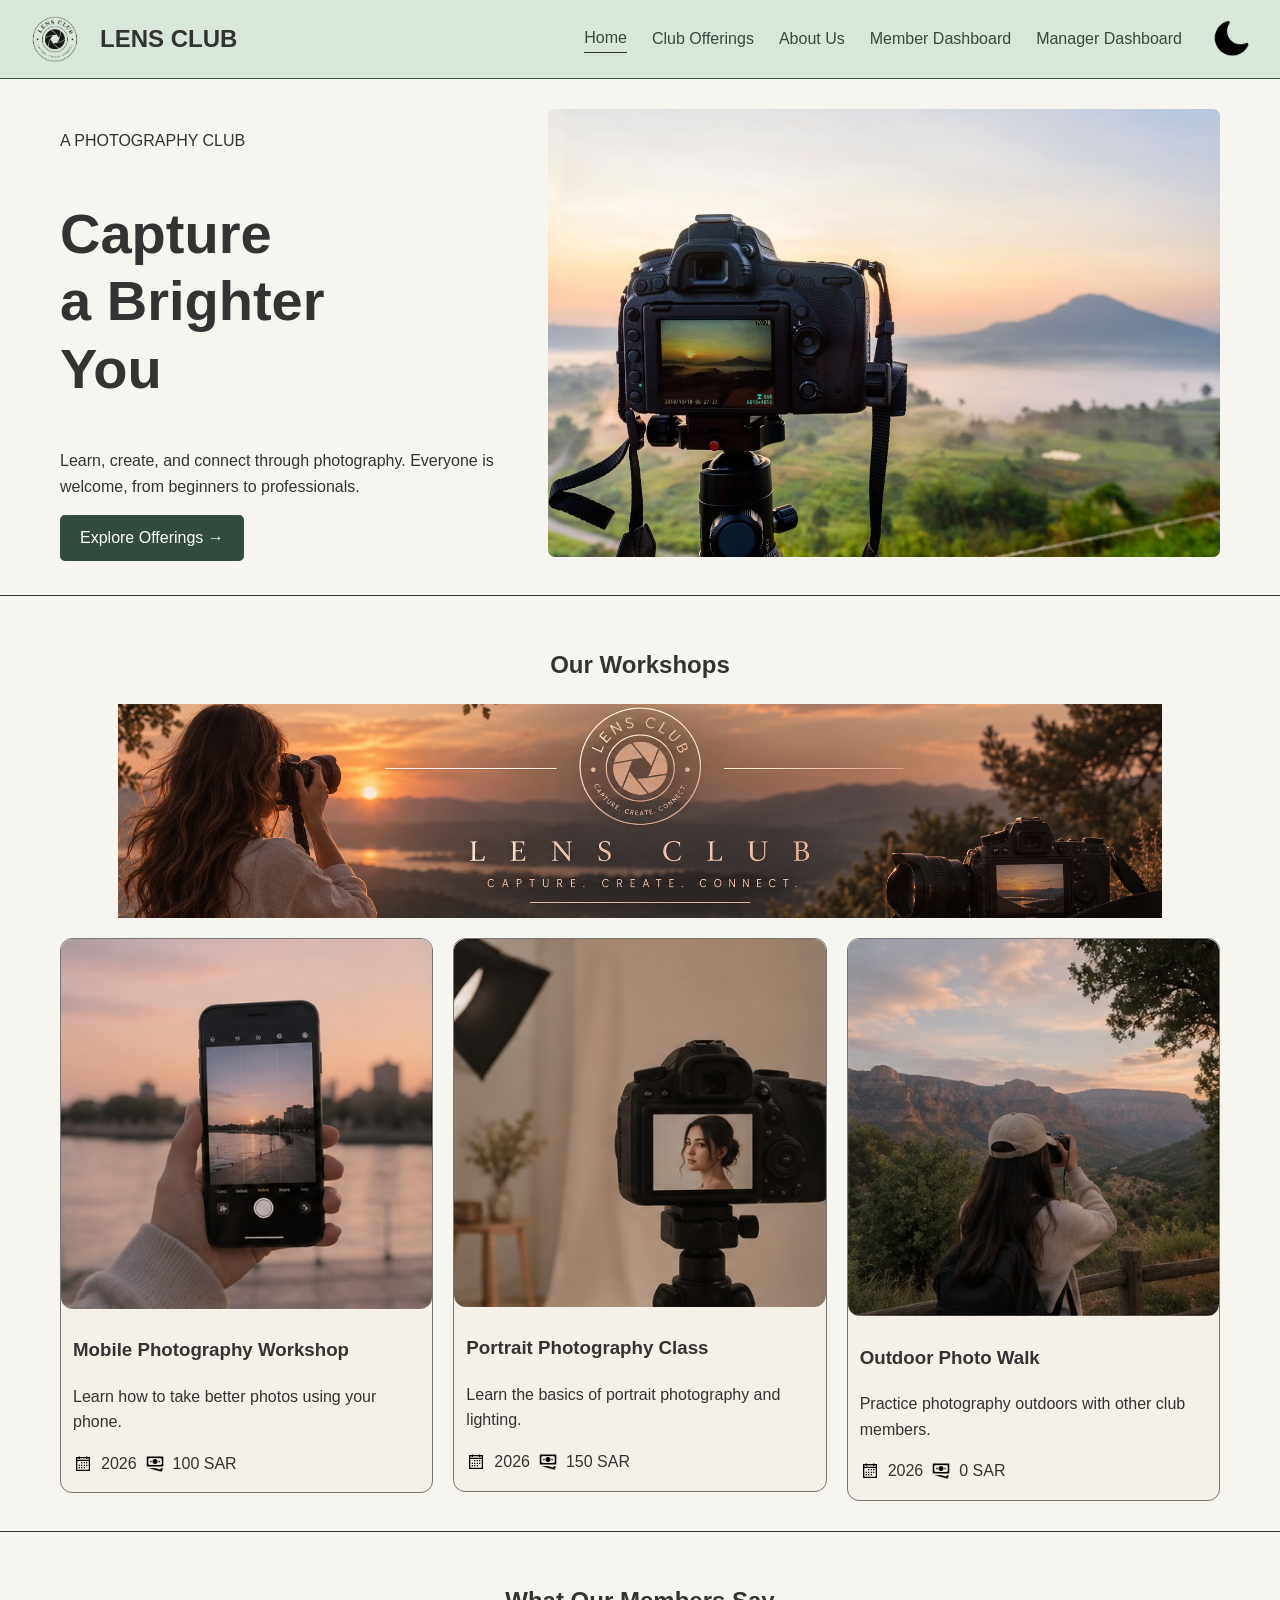
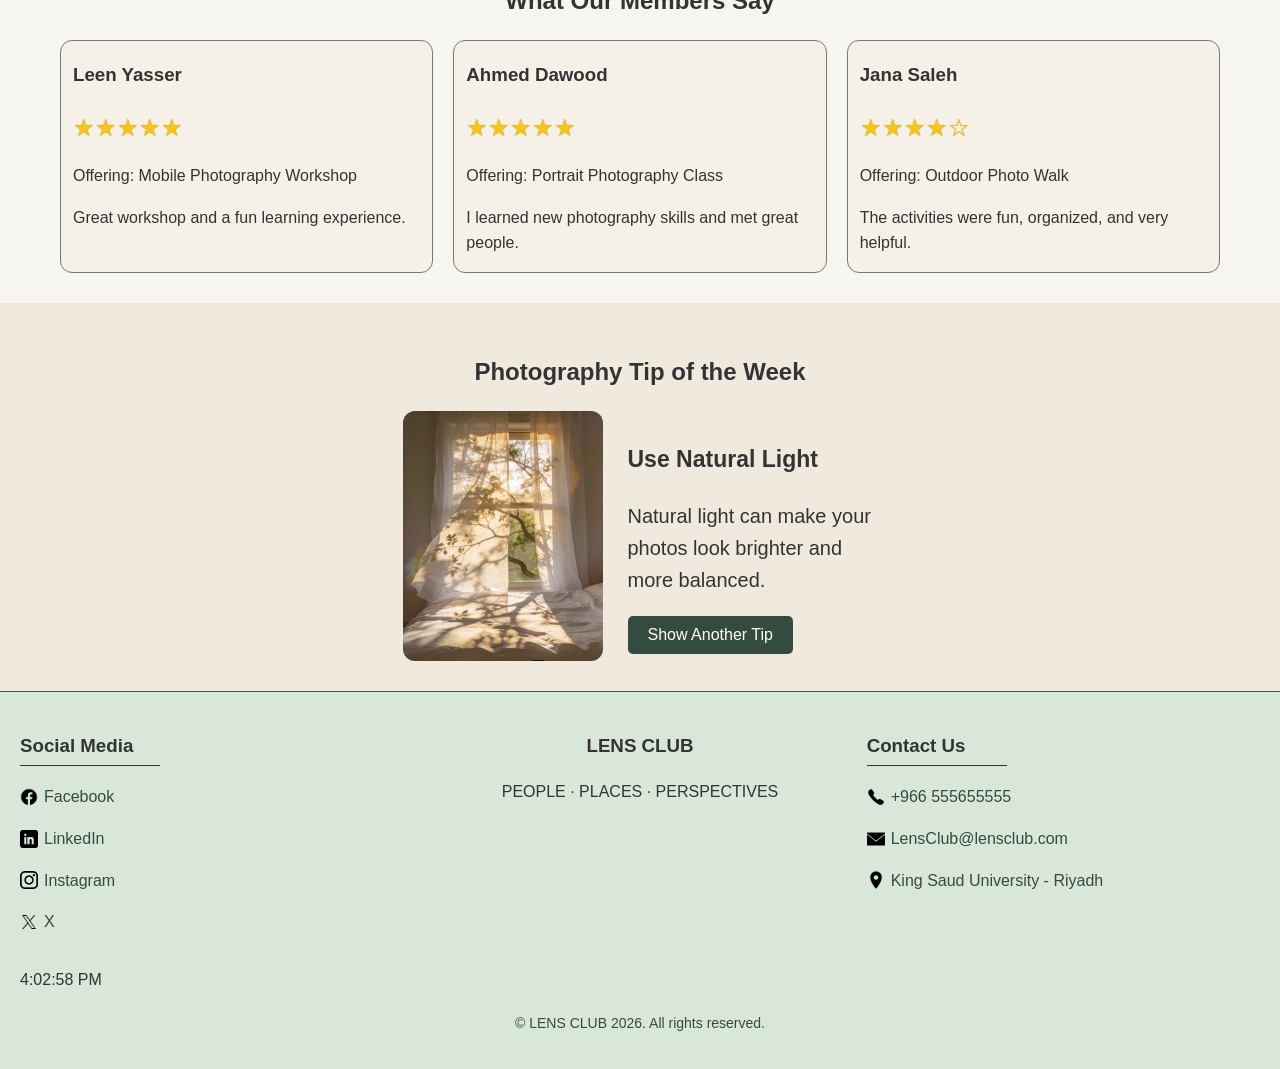
<file: index.html>
<!DOCTYPE html>
<html lang="en">

<head>
    <meta charset="UTF-8">
    <meta name="viewport" content="width=device-width, initial-scale=1.0">
    <title>Home - Lens Club</title>
    <link rel="stylesheet" href="Lens-style.css">
</head>

<body>

    <!-- Header and Navigation -->
    <header>
        <div class="header-content">
            <div class="header-brand">
                <img src="LensClub.png" alt="Lens Club Logo" width="100">
                <h2>LENS CLUB</h2>
            </div>

            <nav>
                <a class="active" href="index.html">Home</a>
                <a href="club-offerings.html">Club Offerings</a>
                <a href="AboutLensClub.html">About Us</a>
                <a href="member-dashboard.html">Member Dashboard</a>
                <a href="manager-dashboard.html">Manager Dashboard</a>
            </nav>
            
             <div class="header-actions">
                <button type="button" id="theme-button"><img src="moon.png" alt="Switch to dark mode"></button>
                <button type="button" id="menu-button"><img src="menu.png" alt="Open menu"></button>
            </div>

        </div>
    </header>

    <main>

        <!-- Hero Section -->
        <section class="hero">
            <div class="hero-content">
                <p>A PHOTOGRAPHY CLUB</p>
                <h1>Capture<br>a Brighter<br>You</h1>
                <p>
                    Learn, create, and connect through photography.
                    Everyone is welcome, from beginners to professionals.
                </p>
                <a href="club-offerings.html">Explore Offerings &rarr;</a>
            </div>

            <div class="hero-image">
                <img src="capture.jpg" alt="Photography Club" width="420">
            </div>
        </section>

        <!-- Workshops Section -->
        <section id="workshops" class="workshops-section">
            <h2>Our Workshops</h2>
            <img src="workshop-banner.png" alt="Lens Club workshops" id="workshops-banner">
            <div class="offerings-container">

                <div class="card">
                    <img src="mobile-photography.jpg" alt="Mobile Photography Workshop">
                    <h3>Mobile Photography Workshop</h3>
                    <p>Learn how to take better photos using your phone.</p>

                    <p class="card-meta">
                        <img src="calendar.png" alt=""> 2026
                        <img src="cash.png" alt=""> 100 SAR
                    </p>

                    <div class="offering-extra">
                        <p>Learn composition, lighting, and camera techniques.</p>
                        <a href="club-offerings.html#mobile-photography">&rarr;</a>
                    </div>
                </div>

                <div class="card">
                    <img src="portrait-photography.jpg" alt="Portrait Photography Class">
                    <h3>Portrait Photography Class</h3>
                    <p>Learn the basics of portrait photography and lighting.</p>

                    <p class="card-meta">
                        <img src="calendar.png" alt=""> 2026
                        <img src="cash.png" alt=""> 150 SAR
                    </p>

                    <div class="offering-extra">
                        <p>Practice portrait composition and lighting.</p>
                        <a href="club-offerings.html#portrait-photography">&rarr;</a>
                    </div>
                </div>

                <div class="card">
                    <img src="outdoor-photo-walk.jpg" alt="Outdoor Photo Walk">
                    <h3>Outdoor Photo Walk</h3>
                    <p>Practice photography outdoors with other club members.</p>

                    <p class="card-meta">
                        <img src="calendar.png" alt=""> 2026
                        <img src="cash.png" alt=""> 0 SAR
                    </p>

                    <div class="offering-extra">
                        <p>Explore locations and improve outdoor photography.</p>
                        <a href="club-offerings.html#outdoor-photo-walk">&rarr;</a>
                    </div>
                </div>

            </div>
        </section>

        <!-- Member Reviews -->
        <section class="reviews-section">
            <h2>What Our Members Say</h2>

            <div class="reviews-container">

                <div class="card">
                    <h3>Leen Yasser</h3>
                    <p class="stars">&#9733;&#9733;&#9733;&#9733;&#9733;</p>
                    <p>Offering: Mobile Photography Workshop</p>
                    <p>Great workshop and a fun learning experience.</p>
                </div>

                <div class="card">
                    <h3>Ahmed Dawood</h3>
                    <p class="stars">&#9733;&#9733;&#9733;&#9733;&#9733;</p>
                    <p>Offering: Portrait Photography Class</p>
                    <p>I learned new photography skills and met great people.</p>
                </div>

                <div class="card">
                    <h3>Jana Saleh</h3>
                    <p class="stars">&#9733;&#9733;&#9733;&#9733;&#9734;</p>
                    <p>Offering: Outdoor Photo Walk</p>
                    <p>The activities were fun, organized, and very helpful.</p>
                </div>

            </div>
        </section>

        <!-- Extra Section -->
        <section class="home-extra-section">
            <h2>Photography Tip of the Week</h2>

            <div class="tip">
                <img src="tip-of-the-week.jpg" alt="Sunlight coming through a window">

                <div>
                   
<h3 id="tip-title">Use Natural Light</h3>

<p id="tip-text">
    Natural light can make your photos look
    brighter and more balanced.
</p>

<button type="button" id="next-tip">
    Show Another Tip
</button>

                </div>
            </div>
        </section>

    </main>

    <!-- Footer -->
    <footer>
        <div class="footer-content">

            <div class="footer-social">
                <h2>Social Media</h2>
                <p><a href='https://www.facebook.com/'><img src='facebook.png' alt=''> Facebook</a></p>
                <p><a href='https://www.linkedin.com/'><img src='linkedin.png' alt=''> LinkedIn</a></p>
                <p><a href='https://www.instagram.com/'><img src='instagram.png' alt=''> Instagram</a></p>
                <p><a href='https://x.com/'><img src='X.png' alt=''> X</a></p>
            </div>

            <div class="footer-club">
                <h2>LENS CLUB</h2>
                <p>PEOPLE · PLACES · PERSPECTIVES</p>
            </div>

            <div class="footer-contact">
            <h2>Contact Us</h2>

                <p> <img src="phone.png" alt="Phone">
                <a href="tel:+966555655555">+966 555655555</a></p>
                <p><img src="email.png" alt="Email">
                <a href="mailto:LensClub@lensclub.com">LensClub@lensclub.com</a></p>
                <p><img src="location.png" alt="Location">
                <a href="https://www.google.com/maps/search/?api=1&query=King+Saud+University+Riyadh" target="_blank">
                King Saud University - Riyadh </a></p>
            </div>


        </div>
        <p id="liveClock"></p>
        <p class="copyright">&copy; LENS CLUB 2026. All rights reserved.</p>
    </footer>
	<!-- Back to Top Button -->
    <button type="button" id="backToTop">↑</button>

    <script src="back-to-top.js"></script>
	<script src="clock.js"></script>
    <script src="theme.js"></script>
    <script src="tip-of-the-week.js"></script>
    
</body>

</html>
</file>
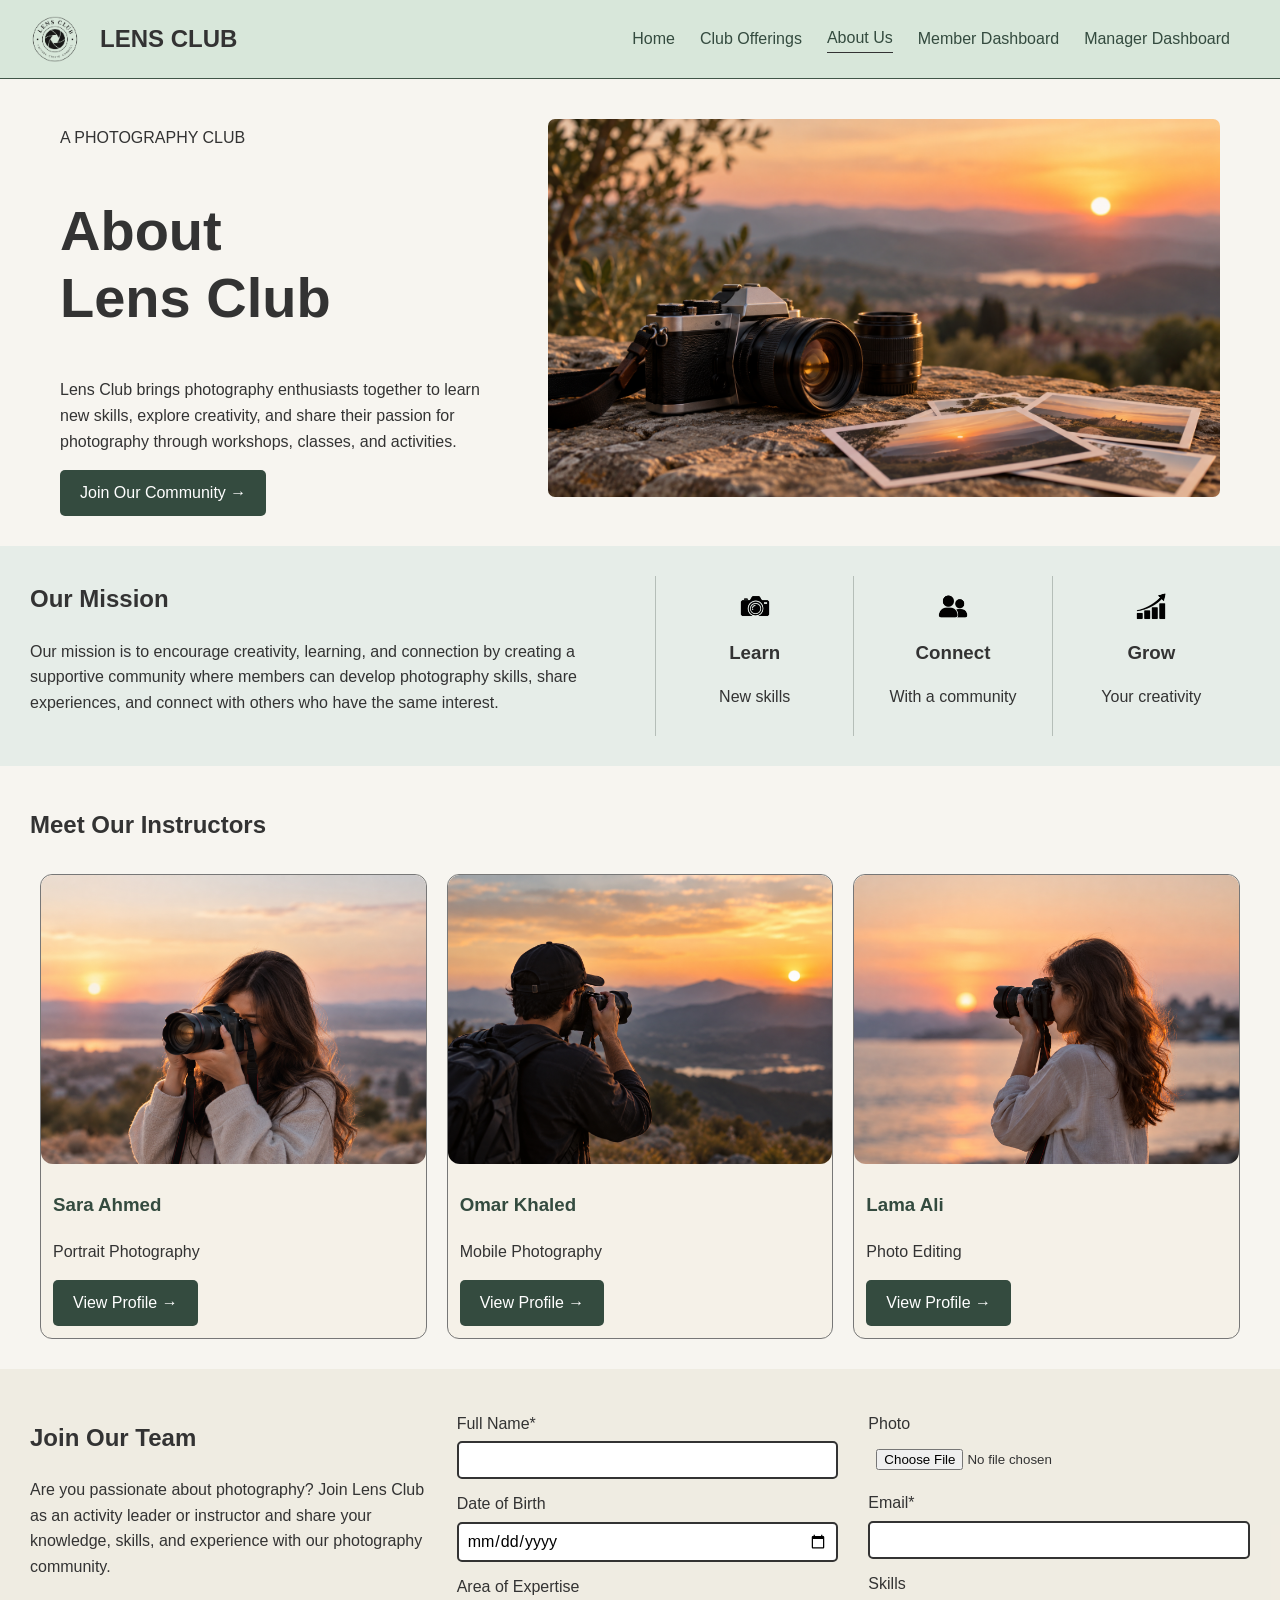
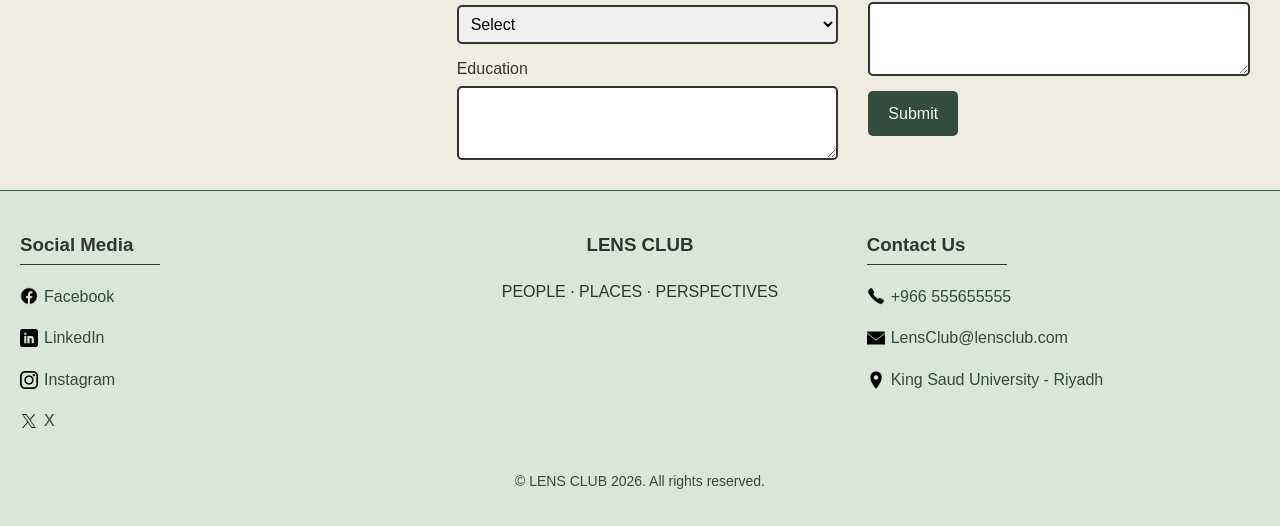
<file: AboutLensClub.html>
<!DOCTYPE html>
<html lang="en">

<head>
    <meta charset="UTF-8">
	<meta name="viewport" content="width=device-width, initial-scale=1.0">
    <title>About Us - Lens Club</title>
    <link rel="stylesheet" href="Lens-style.css">
    <script src="about-validation.js" defer></script>
</head>

<body>

    <!-- Header and Navigation -->
    <header>
        <div class="header-content">
            <div class="header-brand">
                <img src="LensClub.png" alt="Lens Club Logo" width="100">
                <h2>LENS CLUB</h2>
            </div>

            <nav>
                <a href="index.html">Home</a>
                <a href="club-offerings.html">Club Offerings</a>
                <a class="active" href="AboutLensClub.html">About Us</a>
                <a href="member-dashboard.html">Member Dashboard</a>
                <a href="manager-dashboard.html">Manager Dashboard</a>
            </nav>

             <div class="header-actions">
                <button type="button" id="menu-button"><img src="menu.png" alt="Open menu"></button>
            </div>
            
        </div>
    </header>

    <main>

        <!-- About Lens Club -->
        <section class="hero">
            <div class="hero-content">
                <p>A PHOTOGRAPHY CLUB</p>
                <h1>About<br>Lens Club</h1>

                <p>
                    Lens Club brings photography enthusiasts together
                    to learn new skills, explore creativity, and share
                    their passion for photography through workshops,
                    classes, and activities.
                </p>

                <a href="#join-team">Join Our Community &rarr;</a>
            </div>

            <div class="hero-image">
                <img src="AboutLensClub.png" alt="Photography Club" width="420">
            </div>
        </section>

        <!-- Our Mission -->
        <section class="mission">
            <div class="mission-text">
                <h2>Our Mission</h2>

                <p>
                    Our mission is to encourage creativity, learning,
                    and connection by creating a supportive community
                    where members can develop photography skills,
                    share experiences, and connect with others
                    who have the same interest.
                </p>
            </div>

            <div class="mission-features">
                <div>
                    <img src="Learn.png" alt="Learn" width="50">
                    <h3>Learn</h3>
                    <p>New skills</p>
                </div>

                <div>
                    <img src="Connect.png" alt="Connect" width="50">
                    <h3>Connect</h3>
                    <p>With a community</p>
                </div>

                <div>
                    <img src="Grow.png" alt="Grow" width="50">
                    <h3>Grow</h3>
                    <p>Your creativity</p>
                </div>
            </div>
        </section>

        <!-- Meet Our Instructors -->
        <section class="instructors">
            <h2>Meet Our Instructors</h2>

            <div class="instructors-list" id="instructor-list">

                <div class="card">
                    <img src="Sara.png" alt="Sara Ahmed" width="180">

                    <h3>
                        <a href="InstructorProfile.html">Sara Ahmed</a>
                    </h3>

                    <p>Portrait Photography</p>

                    <a href="InstructorProfile.html">
                        View Profile &rarr;
                    </a>
                </div>

                <div class="card">
                    <img src="Omar.png" alt="Omar Khaled" width="180">

                    <h3>
                        <a href="OmarProfile.html">Omar Khaled</a>
                    </h3>

                    <p>Mobile Photography</p>

                    <a href="OmarProfile.html">
                        View Profile &rarr;
                    </a>
                </div>

                <div class="card">
                    <img src="Lama.png" alt="Lama Ali" width="180">

                    <h3>
                        <a href="LamaProfile.html">Lama Ali</a>
                    </h3>

                    <p>Photo Editing</p>

                    <a href="LamaProfile.html">
                        View Profile &rarr;
                    </a>
                </div>

            </div>
        </section>

        <!-- Join Our Team -->
        <section class="join-team" id="join-team">

            <div class="join-text">
                <h2>Join Our Team</h2>

                <p>
                    Are you passionate about photography?
                    Join Lens Club as an activity leader or instructor
                    and share your knowledge, skills, and experience
                    with our photography community.
                </p>
            </div>

           <form id="joinTeamForm" onsubmit="return validateJoinTeam();" novalidate> 
                <div class="form-fields">

                    <div class="form-column">
                        <label for="full-name">Full Name*</label>
                        <input type="text" id="full-name" name="full-name" class='form-field' required>

                        <label for="date-of-birth">Date of Birth</label>
                        <input type="date" id="date-of-birth" name="date-of-birth" class='form-field'>

                        <label for="expertise">Area of Expertise</label>
                        <select id="expertise" name="expertise" class='form-field'>
                            <option value="">Select</option>
                            <option value="portrait">Portrait Photography</option>
                            <option value="mobile">Mobile Photography</option>
                            <option value="editing">Photo Editing</option>
                        </select>

                        <label for="education">Education</label>
                        <textarea id="education" name="education" rows="3" class='form-field'></textarea>
                    </div>

                    <div class="form-column">
                        <label for="photo">Photo</label>
                        <input type="file" id="photo" name="photo" accept="image/*">
                        <label for="email">Email*</label>
                        <input type="email" id="email" name="email" class='form-field' required>

                        <label for="skills">Skills</label>
                        <textarea id="skills" name="skills" rows="3" class='form-field'></textarea>

                        <button type="submit">Submit</button>
                    </div>

                </div>

            </form>
        </section>

    </main>

    <!-- Footer -->
    <footer>
        <div class="footer-content">

            <div class="footer-social">
                <h2>Social Media</h2>
                <p><a href='https://www.facebook.com/'><img src='facebook.png' alt=''> Facebook</a></p>
                <p><a href='https://www.linkedin.com/'><img src='linkedin.png' alt=''> LinkedIn</a></p>
                <p><a href='https://www.instagram.com/'><img src='instagram.png' alt=''> Instagram</a></p>
                <p><a href='https://x.com/'><img src='X.png' alt=''> X</a></p>
            </div>

            <div class="footer-club">
                <h2>LENS CLUB</h2>
                <p>PEOPLE · PLACES · PERSPECTIVES</p>
            </div>

            
            <div class="footer-contact">
            <h2>Contact Us</h2>

                <p> <img src="phone.png" alt="Phone">
                <a href="tel:+966555655555">+966 555655555</a></p>
                <p><img src="email.png" alt="Email">
                <a href="mailto:LensClub@lensclub.com">LensClub@lensclub.com</a></p>
                <p><img src="location.png" alt="Location">
                <a href="https://www.google.com/maps/search/?api=1&query=King+Saud+University+Riyadh" target="_blank">
                King Saud University - Riyadh </a></p>
            </div>

         </div>


        

        <p class="copyright">&copy; LENS CLUB 2026. All rights reserved.</p>
    </footer>

    <script src="theme.js"></script>
    
</body>

</html>
</file>
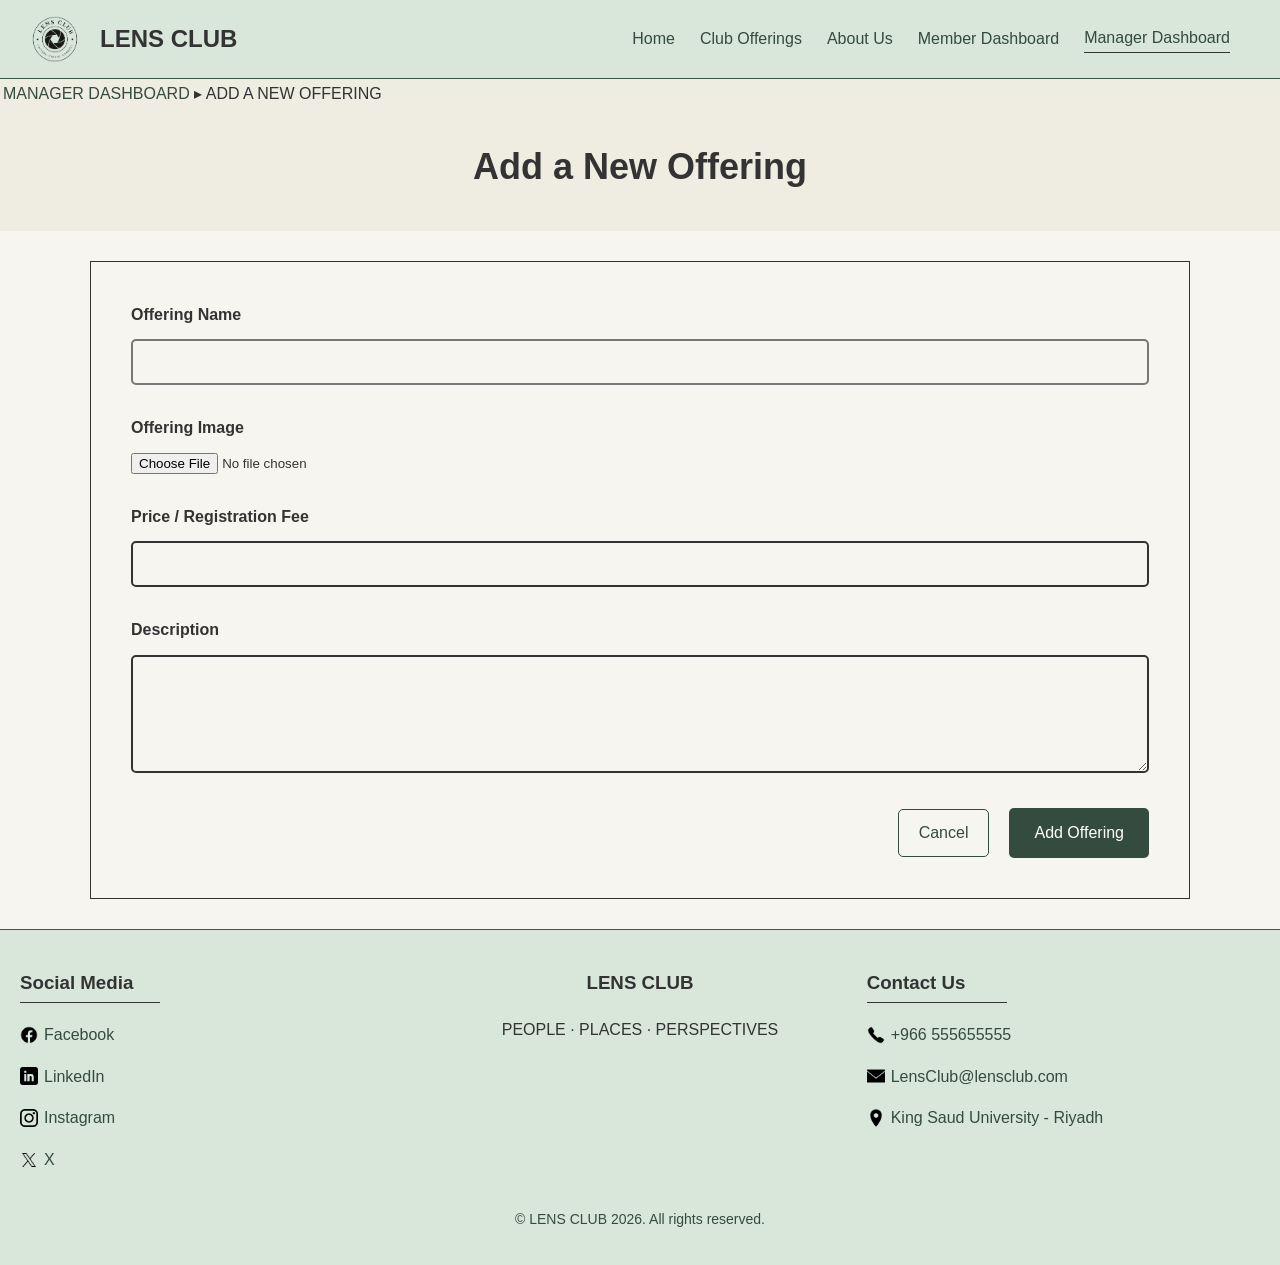
<file: add-new-offering.html>
<!DOCTYPE html>
<html lang="en">

<head>
    <meta charset="UTF-8">
    <meta name="viewport" content="width=device-width, initial-scale=1.0">
    <title>Add a New Offering - Lens Club</title>
    <link rel="stylesheet" href="Lens-style.css">
<script src="add-new-offering.js" defer></script>

</head>

<body>

    <!-- Header -->
    <header>
        <div class="header-content">
            <div class="header-brand">
                <img src="LensClub.png" alt="Lens Club Logo" width="100">
                <h2>LENS CLUB</h2>
            </div>

            <nav>
                <a href="index.html">Home</a>
                <a href="club-offerings.html">Club Offerings</a>
                <a href="AboutLensClub.html">About Us</a>
                <a href="member-dashboard.html">Member Dashboard</a>
                <a class="active" href="manager-dashboard.html">Manager Dashboard</a>
            </nav>

             <div class="header-actions">
                <button type="button" id="menu-button"><img src="menu.png" alt="Open menu"></button>
            </div>
            
        </div>
    </header>

    <!-- Main Content -->
    <main>

        <!-- Page Heading -->
        <section class="shaded-heading">

            <p class="breadcrumb">
                <a href='manager-dashboard.html'>MANAGER DASHBOARD</a>
                ▸ ADD A NEW OFFERING
            </p>

            <h1>Add a New Offering</h1>

        </section>

        <!-- Offering Form -->
        <section class="admin-panel">

            <form class="admin-form" novalidate>

                <!-- Offering Name -->
                <div class="admin-field">
                    <label for="offering-name">
                        Offering Name
                    </label>

                    <input type="text" id="offering-name" name="offering-name" class='form-field' required>
                </div>

                <!-- Offering Image -->
                <div class="admin-field">
                    <label for="offering-image">
                        Offering Image
                    </label>

                    <div class="offering-upload-row">
                        
                        <input type="file" id="offering-image" name="offering-image" accept="image/*" required>

                    </div>
                </div>

                <!-- Price -->
                <div class="admin-field">
                    <label for="offering-price">
                        Price / Registration Fee
                    </label>

                    <input type="number" id="offering-price" name="offering-price" min="0" step="0.01" class='form-field' required>
                </div>

                <!-- Description -->
                <div class="admin-field">
                    <label for="offering-description">
                        Description
                    </label>

                    <textarea id="offering-description" name="offering-description" rows="5" class='form-field' required></textarea>
                </div>

                <!-- Buttons -->
                <div class="admin-form-actions">

                    <a href="manager-dashboard.html" class="cancel-button">
                        Cancel
                    </a>

                    <button type="submit">Add Offering</button>

                </div>

            </form>

        </section>

    </main>

    <!-- Footer -->
    <footer>
        <div class="footer-content">
            <div class="footer-social">
                <h2>Social Media</h2>
                <p><a href='https://www.facebook.com/'><img src='facebook.png' alt=''> Facebook</a></p>
                <p><a href='https://www.linkedin.com/'><img src='linkedin.png' alt=''> LinkedIn</a></p>
                <p><a href='https://www.instagram.com/'><img src='instagram.png' alt=''> Instagram</a></p>
                <p><a href='https://x.com/'><img src='X.png' alt=''> X</a></p>
            </div>

            <div class="footer-club">
                <h2>LENS CLUB</h2>
                <p>PEOPLE · PLACES · PERSPECTIVES</p>
            </div>

            <div class="footer-contact">
            <h2>Contact Us</h2>

                <p> <img src="phone.png" alt="Phone">
                <a href="tel:+966555655555">+966 555655555</a></p>
                <p><img src="email.png" alt="Email">
                <a href="mailto:LensClub@lensclub.com">LensClub@lensclub.com</a></p>
                <p><img src="location.png" alt="Location">
                <a href="https://www.google.com/maps/search/?api=1&query=King+Saud+University+Riyadh" target="_blank">
                King Saud University - Riyadh </a></p>
            </div>

        </div>

        <p class="copyright">&copy; LENS CLUB 2026. All rights reserved.</p>
    </footer>

    <script src="theme.js"></script>
    
</body>

</html>
</file>
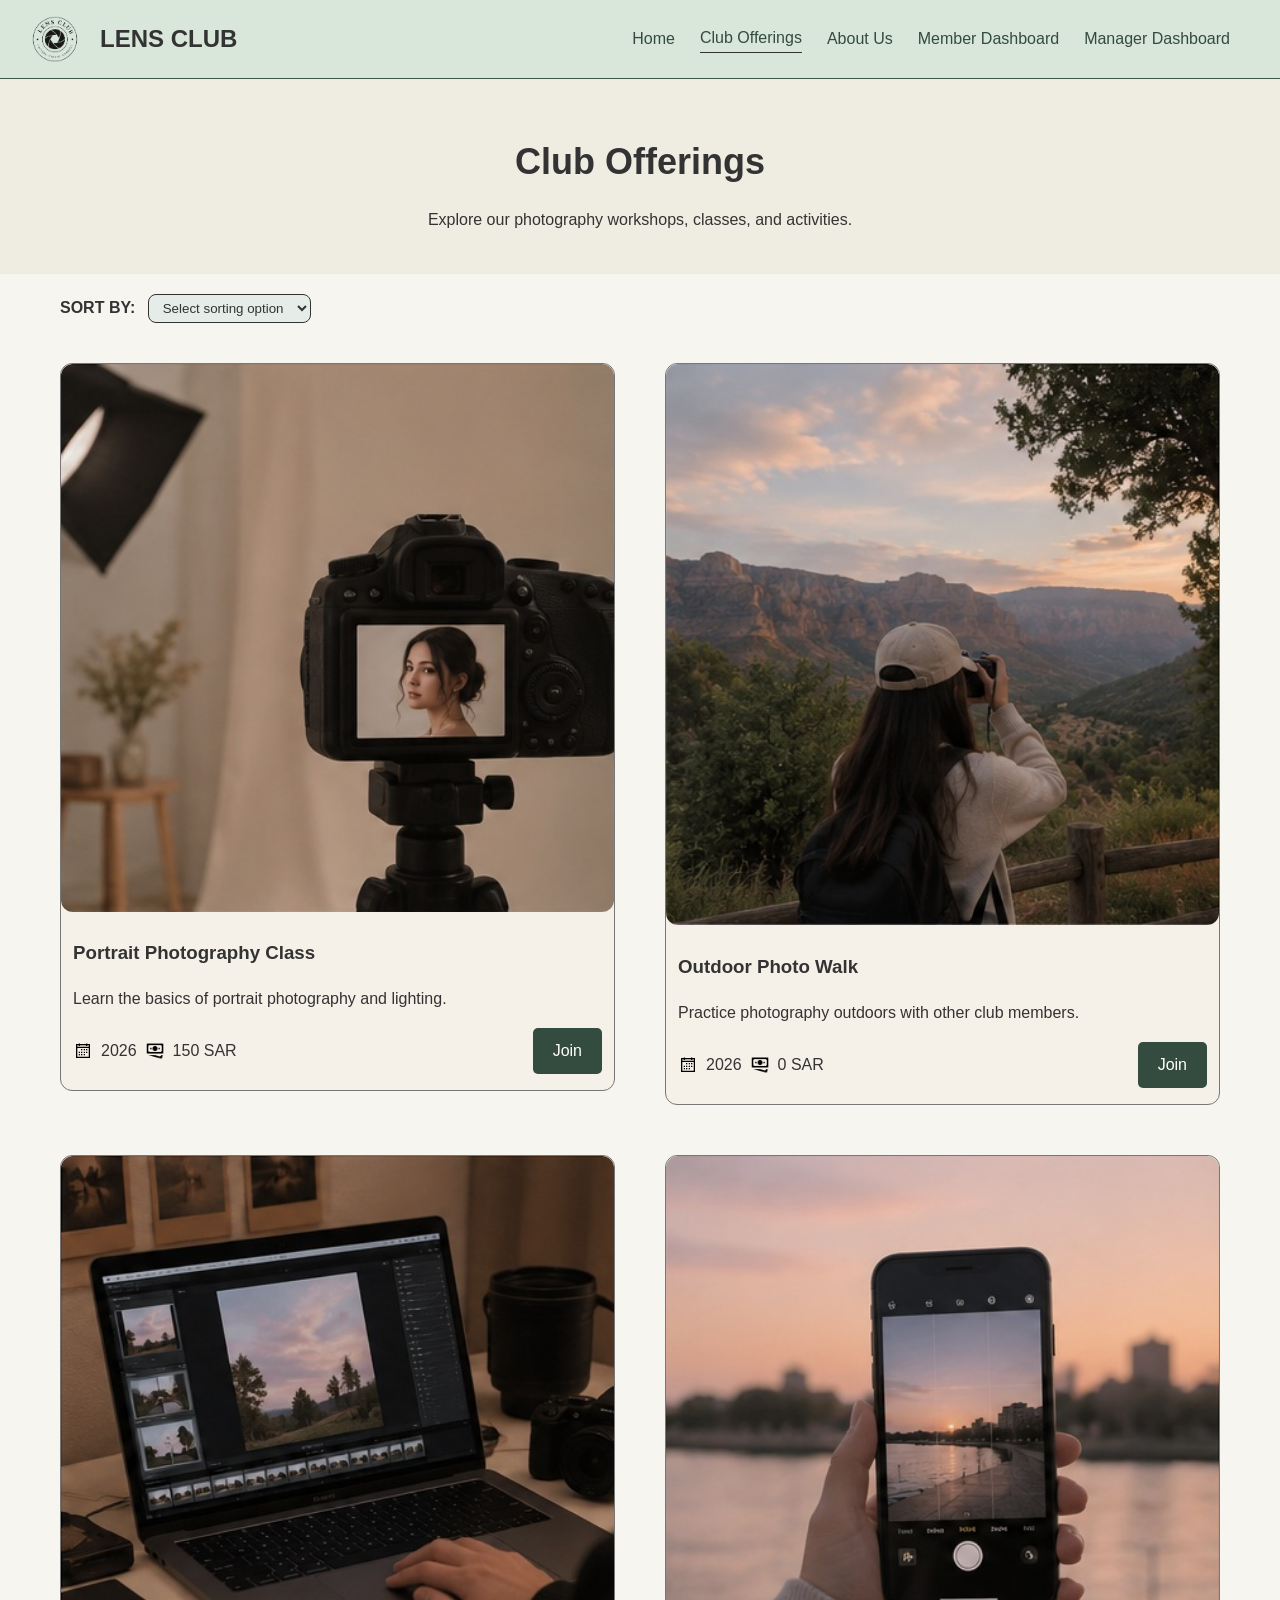
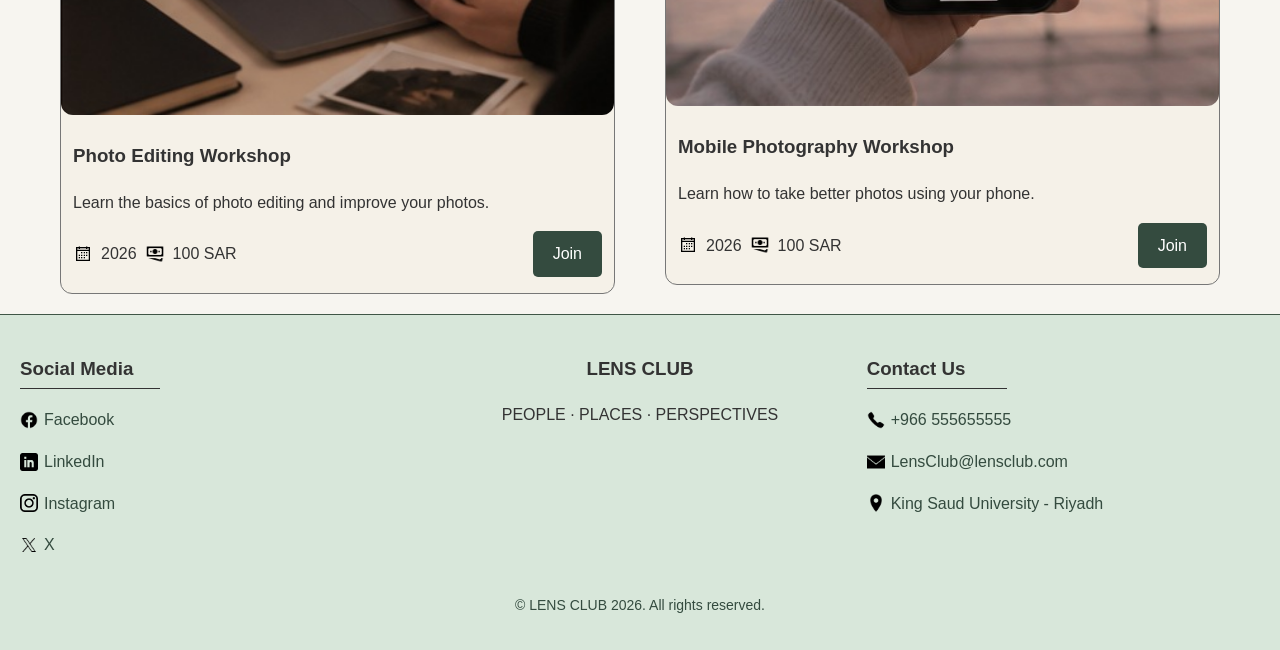
<file: club-offerings.html>
<!DOCTYPE html>
<html lang="en">

<head>
    <meta charset="UTF-8">
    <meta name="viewport" content="width=device-width, initial-scale=1.0">
    <title>Club Offerings - Lens Club</title>
    <link rel="stylesheet" href="Lens-style.css">
</head>

<body>

    <!-- Header -->
    <header>
        <div class="header-content">
            <div class="header-brand">
                <img src="LensClub.png" alt="Lens Club Logo" width="100">
                <h2>LENS CLUB</h2>
            </div>

            <nav>
                <a href="index.html">Home</a>
                <a class="active" href="club-offerings.html">Club Offerings</a>
                <a href="AboutLensClub.html">About Us</a>
                <a href="member-dashboard.html">Member Dashboard</a>
                <a href="manager-dashboard.html">Manager Dashboard</a>
            </nav>

             <div class="header-actions">
                <button type="button" id="menu-button"><img src="menu.png" alt="Open menu"></button>
            </div>
            
        </div>
    </header>

    <main>
        <!-- Page Introduction -->
        <section class="shaded-heading">
            <h1>Club Offerings</h1>
            <p>
                Explore our photography workshops,
                classes, and activities.
            </p>
        </section>

        <!-- Sorting Options -->
        <section class="offerings-controls">
            <label for="sort-offerings">Sort By:</label>

            <select id="sort-offerings" name="sort-offerings">
                <option value="">Select sorting option</option>

                <optgroup label="Price">
                    <option value="price-low">Low to High</option>
                    <option value="price-high">High to Low</option>
                </optgroup>

                <optgroup label="Name">
                    <option value="name-az">A to Z</option>
                    <option value="name-za">Z to A</option>
                </optgroup>
            </select>
        </section>

        <!-- Photography Offerings -->
        <section class="offerings-section">

            <div class="offerings-container">

                <!-- Offering 1 -->
                <article class="card" id="mobile-photography">
                    <img src="mobile-photography.jpg" alt="Mobile Photography Workshop">

                    <div class="offering-info">
                        <h2>Mobile Photography Workshop</h2>
                        <p>
                            Learn how to take better photos
                            using your phone.
                        </p>

                        <p class="card-meta">
                            <img src="calendar.png" alt=""> 2026
                            <img src="cash.png" alt=""> 100 SAR
                            <a href="request-to-join.html">Join</a>
                        </p>

                        <div class="offering-extra">
                            <p>
                                Learn composition, lighting,
                                and mobile camera techniques.
                            </p>
                        </div>
                    </div>
                </article>

                <!-- Offering 2 -->
                <article class="card" id="portrait-photography">
                    <img src="portrait-photography.jpg" alt="Portrait Photography Class">

                    <div class="offering-info">
                        <h2>Portrait Photography Class</h2>
                        <p>
                            Learn the basics of portrait
                            photography and lighting.
                        </p>

                        <p class="card-meta">
                            <img src="calendar.png" alt=""> 2026
                            <img src="cash.png" alt=""> 150 SAR
                            <a href="request-to-join.html">Join</a>
                        </p>

                        <div class="offering-extra">
                            <p>
                                Practice portrait composition
                                and professional lighting.
                            </p>
                        </div>
                    </div>
                </article>

                <!-- Offering 3 -->
                <article class="card" id="outdoor-photo-walk">
                    <img src="outdoor-photo-walk.jpg" alt="Outdoor Photo Walk">

                    <div class="offering-info">
                        <h2>Outdoor Photo Walk</h2>
                        <p>
                            Practice photography outdoors
                            with other club members.
                        </p>

                        <p class="card-meta">
                            <img src="calendar.png" alt=""> 2026
                            <img src="cash.png" alt=""> 0 SAR
                            <a href="request-to-join.html">Join</a>
                        </p>

                        <div class="offering-extra">
                            <p>
                                Explore locations and improve
                                outdoor photography skills.
                            </p>
                        </div>
                    </div>
                </article>

                <!-- Offering 4 -->
                <article class="card" id="photo-editing">
                    <img src="photo-editing-workshop.jpg" alt="Photo Editing Workshop">

                    <div class="offering-info">
                        <h2>Photo Editing Workshop</h2>
                        <p>
                            Learn the basics of photo editing
                            and improve your photos.
                        </p>

                        <p class="card-meta">
                            <img src="calendar.png" alt=""> 2026
                            <img src="cash.png" alt=""> 100 SAR
                            <a href="request-to-join.html">Join</a>
                        </p>

                        <div class="offering-extra">
                            <p>
                                Discover editing techniques,
                                colors, and photo enhancement.
                            </p>
                        </div>
                    </div>
                </article>

            </div>
        </section>
    </main>

    <!-- Footer -->
    <footer>
        <div class="footer-content">

            <div class="footer-social">
                <h2>Social Media</h2>
                <p><a href='https://www.facebook.com/'><img src='facebook.png' alt=''> Facebook</a></p>
                <p><a href='https://www.linkedin.com/'><img src='linkedin.png' alt=''> LinkedIn</a></p>
                <p><a href='https://www.instagram.com/'><img src='instagram.png' alt=''> Instagram</a></p>
                <p><a href='https://x.com/'><img src='X.png' alt=''> X</a></p>
            </div>

            <div class="footer-club">
                <h2>LENS CLUB</h2>
                <p>PEOPLE · PLACES · PERSPECTIVES</p>
            </div>

             <div class="footer-contact">
            <h2>Contact Us</h2>

                <p> <img src="phone.png" alt="Phone">
                <a href="tel:+966555655555">+966 555655555</a></p>
                <p><img src="email.png" alt="Email">
                <a href="mailto:LensClub@lensclub.com">LensClub@lensclub.com</a></p>
                <p><img src="location.png" alt="Location">
                <a href="https://www.google.com/maps/search/?api=1&query=King+Saud+University+Riyadh" target="_blank">
                King Saud University - Riyadh </a></p>
            </div>


        </div>

        <p class="copyright">&copy; LENS CLUB 2026. All rights reserved.</p>
    </footer>

    <script src="theme.js"></script>
    <script src="offerings-sort.js"></script>
    
</body>

</html>
</file>
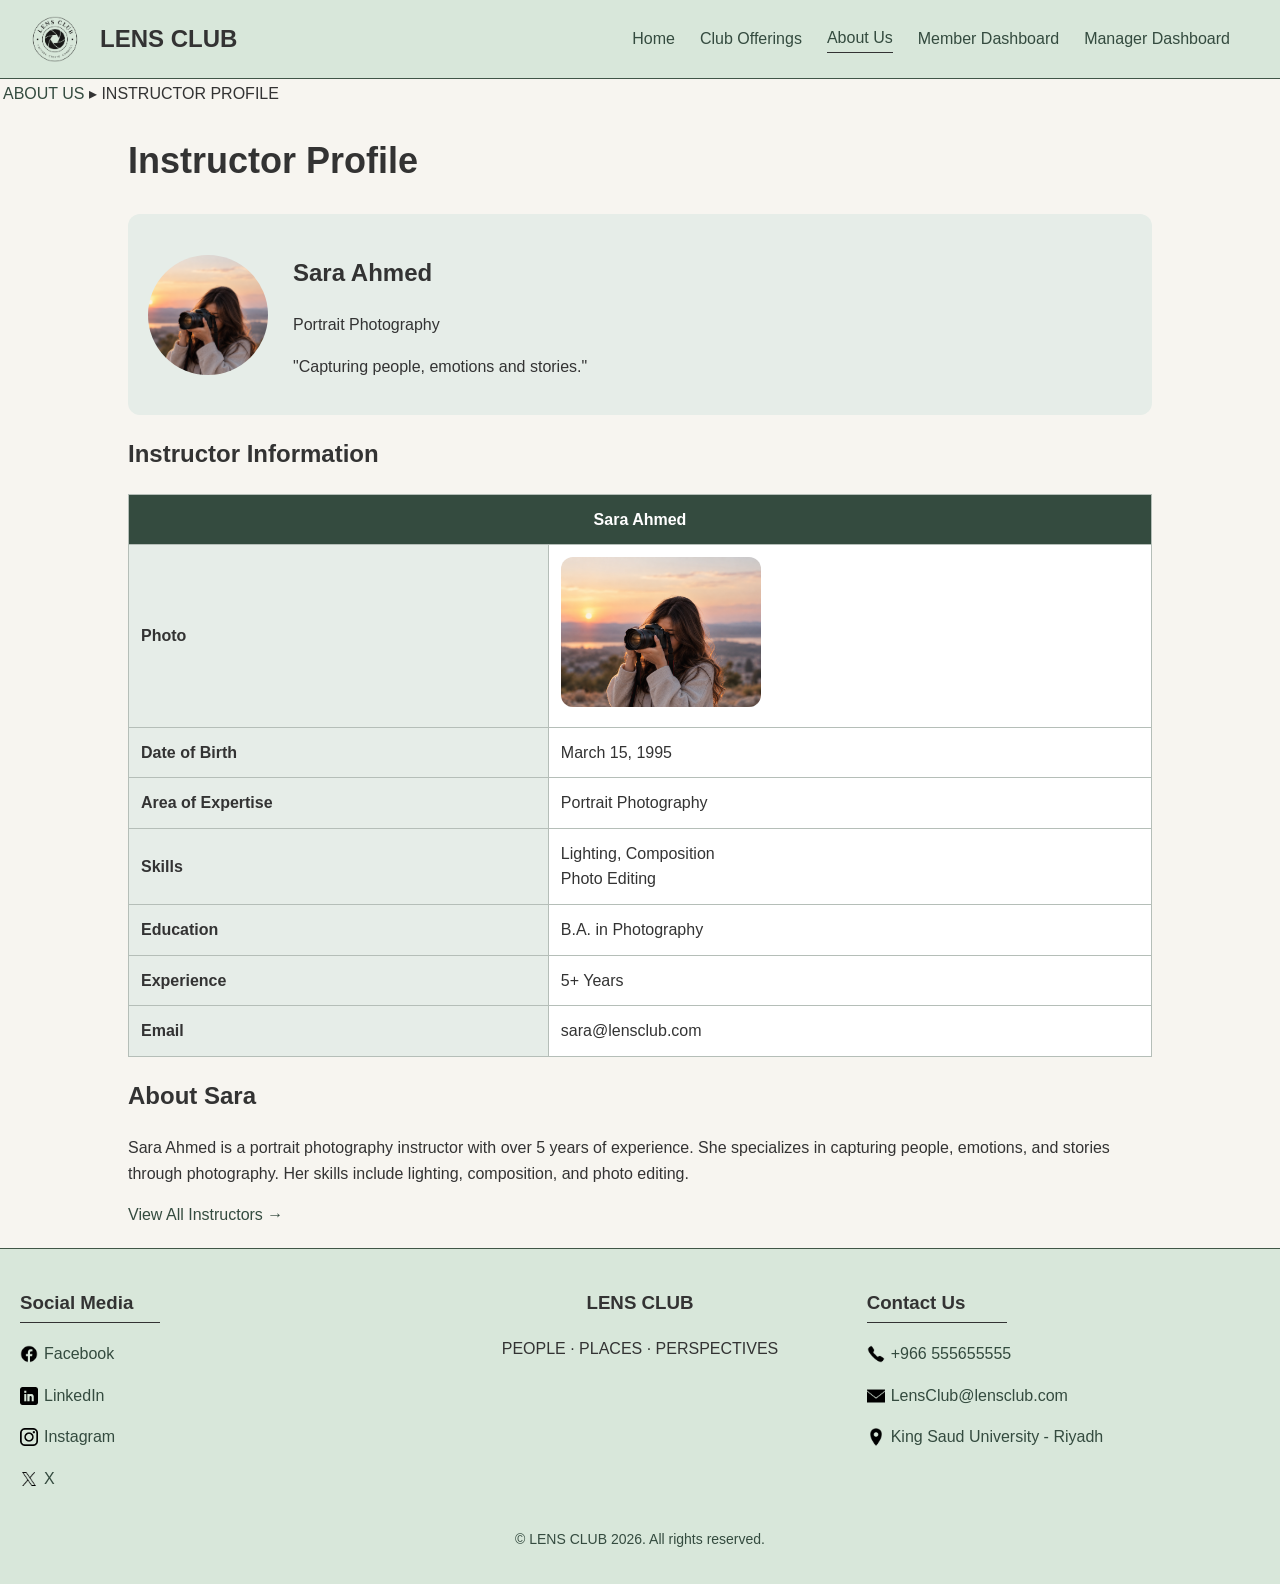
<file: InstructorProfile.html>
<!DOCTYPE html>
<html lang="en">

<head>
    <meta charset="UTF-8">
	<meta name="viewport" content="width=device-width, initial-scale=1.0">
    <title>Instructor Profile - Lens Club</title>
    <link rel="stylesheet" href="Lens-style.css">
</head>

<body>

    <!-- Header and Navigation -->
    <header>
        <div class="header-content">
            <div class="header-brand">
                <img src="LensClub.png" alt="Lens Club Logo" width="100">
                <h2>LENS CLUB</h2>
            </div>

            <nav>
                <a href="index.html">Home</a>
                <a href="club-offerings.html">Club Offerings</a>
                <a class="active" href="AboutLensClub.html">About Us</a>
                <a href="member-dashboard.html">Member Dashboard</a>
                <a href="manager-dashboard.html">Manager Dashboard</a>
            </nav>

            <div class="header-actions">
                <button type="button" id="menu-button"><img src="menu.png" alt="Open menu"></button>
            </div>
            
        </div>
    </header>

    <p class="breadcrumb">
            <a href='AboutLensClub.html'>ABOUT US</a> ▸ INSTRUCTOR PROFILE
    </p>

    <div class="instructor-page">
        

        <!-- Instructor Profile -->
        <h1>Instructor Profile</h1>

        <div class="instructor-info">
            <img src="Sara.png" alt="Sara Ahmed" width="120">
            <div class="instructor-details">
                <h2>Sara Ahmed</h2>
                <p>Portrait Photography</p>
                <p>"Capturing people, emotions and stories."</p>
            </div>
        </div>

        <!-- Instructor Information Table -->
        <h2>Instructor Information</h2>

        <table class='instructor-table'>
            <tr>
                <th colspan="2">Sara Ahmed</th>
            </tr>
            <tr>
                <th>Photo</th>
                <td>
                    <img src="Sara.png" alt="Sara Ahmed" width="120">
                </td>
            </tr>
            <tr>
                <th>Date of Birth</th>
                <td>March 15, 1995</td>
            </tr>
            <tr>
                <th>Area of Expertise</th>
                <td>Portrait Photography</td>
            </tr>
            <tr>
                <th>Skills</th>
                <td>Lighting, Composition<br>Photo Editing</td>
            </tr>
            <tr>
                <th>Education</th>
                <td>B.A. in Photography</td>
            </tr>
            <tr>
                <th>Experience</th>
                <td>5+ Years</td>
            </tr>
            <tr>
                <th>Email</th>
                <td>sara@lensclub.com</td>
            </tr>
        </table>

        <!-- About Sara -->
        <h2>About Sara</h2>

        <p>
            Sara Ahmed is a portrait photography instructor with over
            5 years of experience. She specializes in capturing people,
            emotions, and stories through photography. Her skills include
            lighting, composition, and photo editing.
        </p>

        <p>
<a href="AboutLensClub.html#instructor-list">View All Instructors &rarr;</a>        </p>

    </div>

    <!-- Footer -->
    <footer>
        <div class="footer-content">
            <div class="footer-social">
                <h2>Social Media</h2>
                <p><a href='https://www.facebook.com/'><img src='facebook.png' alt=''> Facebook</a></p>
                <p><a href='https://www.linkedin.com/'><img src='linkedin.png' alt=''> LinkedIn</a></p>
                <p><a href='https://www.instagram.com/'><img src='instagram.png' alt=''> Instagram</a></p>
                <p><a href='https://x.com/'><img src='X.png' alt=''> X</a></p>
            </div>

            <div class="footer-club">
                <h2>LENS CLUB</h2>
                <p>PEOPLE · PLACES · PERSPECTIVES</p>
            </div>

            <div class="footer-contact">
            <h2>Contact Us</h2>

                <p> <img src="phone.png" alt="Phone">
                <a href="tel:+966555655555">+966 555655555</a></p>
                <p><img src="email.png" alt="Email">
                <a href="mailto:LensClub@lensclub.com">LensClub@lensclub.com</a></p>
                <p><img src="location.png" alt="Location">
                <a href="https://www.google.com/maps/search/?api=1&query=King+Saud+University+Riyadh" target="_blank">
                King Saud University - Riyadh </a></p>
            </div>
	    </div>
	    


        <p class="copyright">&copy; LENS CLUB 2026. All rights reserved.</p>
    </footer>

    <script src="theme.js"></script>

</body>

</html>
</file>
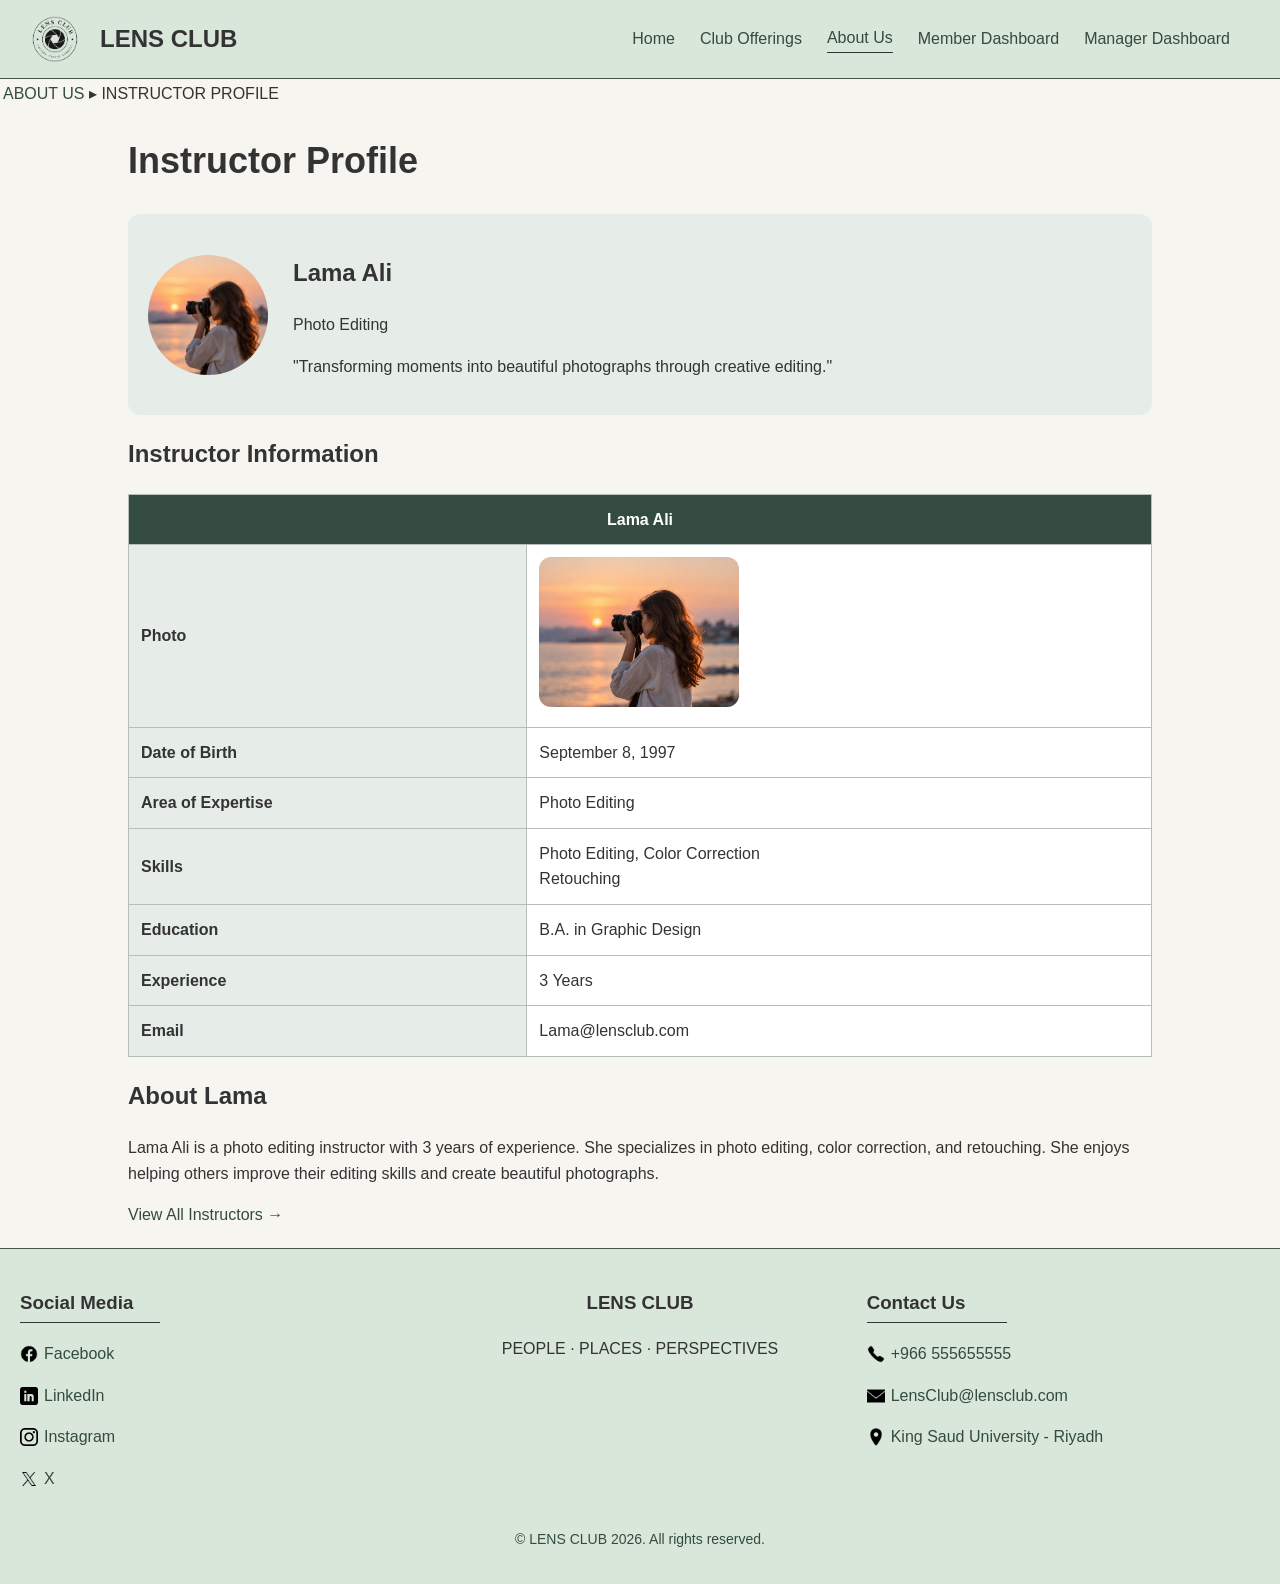
<file: LamaProfile.html>
<!DOCTYPE html>
<html lang="en">

<head>
    <meta charset="UTF-8">
	<meta name="viewport" content="width=device-width, initial-scale=1.0">
    <title>Instructor Profile - Lens Club</title>
    <link rel="stylesheet" href="Lens-style.css">

</head>

<body>

    <!-- Header and Navigation -->
    <header>
        <div class="header-content">
            <div class="header-brand">
                <img src="LensClub.png" alt="Lens Club Logo" width="100">
                <h2>LENS CLUB</h2>
            </div>

            <nav>
                <a href="index.html">Home</a>
                <a href="club-offerings.html">Club Offerings</a>
                <a class="active" href="AboutLensClub.html">About Us</a>
                <a href="member-dashboard.html">Member Dashboard</a>
                <a href="manager-dashboard.html">Manager Dashboard</a>
            </nav>

            <div class="header-actions">
                <button type="button" id="menu-button"><img src="menu.png" alt="Open menu"></button>
            </div>
            
        </div>
    </header>

    <p class="breadcrumb">
            <a href='AboutLensClub.html'>ABOUT US</a> ▸ INSTRUCTOR PROFILE
    </p>
    
    <div class="instructor-page">

        <!-- Instructor Profile -->
        <h1>Instructor Profile</h1>

        <div class="instructor-info">
            <img src="Lama.png" alt="Lama Ali" width="120">

            <div class="instructor-details">
                <h2>Lama Ali</h2>
                <p>Photo Editing</p>
                <p>"Transforming moments into beautiful photographs through creative editing."</p>
            </div>
        </div>

        <!-- Instructor Information Table -->
        <h2>Instructor Information</h2>

        <table class="instructor-table">
            <tr>
                <th colspan="2">Lama Ali</th>
            </tr>
            <tr>
                <th>Photo</th>
                <td>
                    <img src="Lama.png" alt="Lama Ali" width="120">
                </td>
            </tr>
            <tr>
                <th>Date of Birth</th>
                <td>September 8, 1997</td>
            </tr>
            <tr>
                <th>Area of Expertise</th>
                <td>Photo Editing</td>
            </tr>
            <tr>
                <th>Skills</th>
                <td>Photo Editing, Color Correction<br>Retouching</td>
            </tr>
            <tr>
                <th>Education</th>
                <td>B.A. in Graphic Design</td>
            </tr>
            <tr>
                <th>Experience</th>
                <td>3 Years</td>
            </tr>
            <tr>
                <th>Email</th>
                <td>Lama@lensclub.com</td>
            </tr>
        </table>

        <!-- About Lama -->
        <h2>About Lama</h2>

        <p>
            Lama Ali is a photo editing instructor with 3 years
            of experience. She specializes in photo editing,
            color correction, and retouching. She enjoys helping
            others improve their editing skills and create
            beautiful photographs.
        </p>

        <p>
<a href="AboutLensClub.html#instructor-list">View All Instructors &rarr;</a>        </p>

    </div>
    <!-- Footer -->
    <footer>
        <div class="footer-content">
            <div class="footer-social">
                <h2>Social Media</h2>
                <p><a href='https://www.facebook.com/'><img src='facebook.png' alt=''> Facebook</a></p>
                <p><a href='https://www.linkedin.com/'><img src='linkedin.png' alt=''> LinkedIn</a></p>
                <p><a href='https://www.instagram.com/'><img src='instagram.png' alt=''> Instagram</a></p>
                <p><a href='https://x.com/'><img src='X.png' alt=''> X</a></p>
            </div>

            <div class="footer-club">
                <h2>LENS CLUB</h2>
                <p>PEOPLE · PLACES · PERSPECTIVES</p>
            </div>

             <div class="footer-contact">
            <h2>Contact Us</h2>

                <p> <img src="phone.png" alt="Phone">
                <a href="tel:+966555655555">+966 555655555</a></p>
                <p><img src="email.png" alt="Email">
                <a href="mailto:LensClub@lensclub.com">LensClub@lensclub.com</a></p>
                <p><img src="location.png" alt="Location">
                <a href="https://www.google.com/maps/search/?api=1&query=King+Saud+University+Riyadh" target="_blank">
                King Saud University - Riyadh </a></p>
            </div>

        </div>

        <p class="copyright">&copy; LENS CLUB 2026. All rights reserved.</p>
    </footer>

    <script src="theme.js"></script>
    
</body>

</html>
</file>
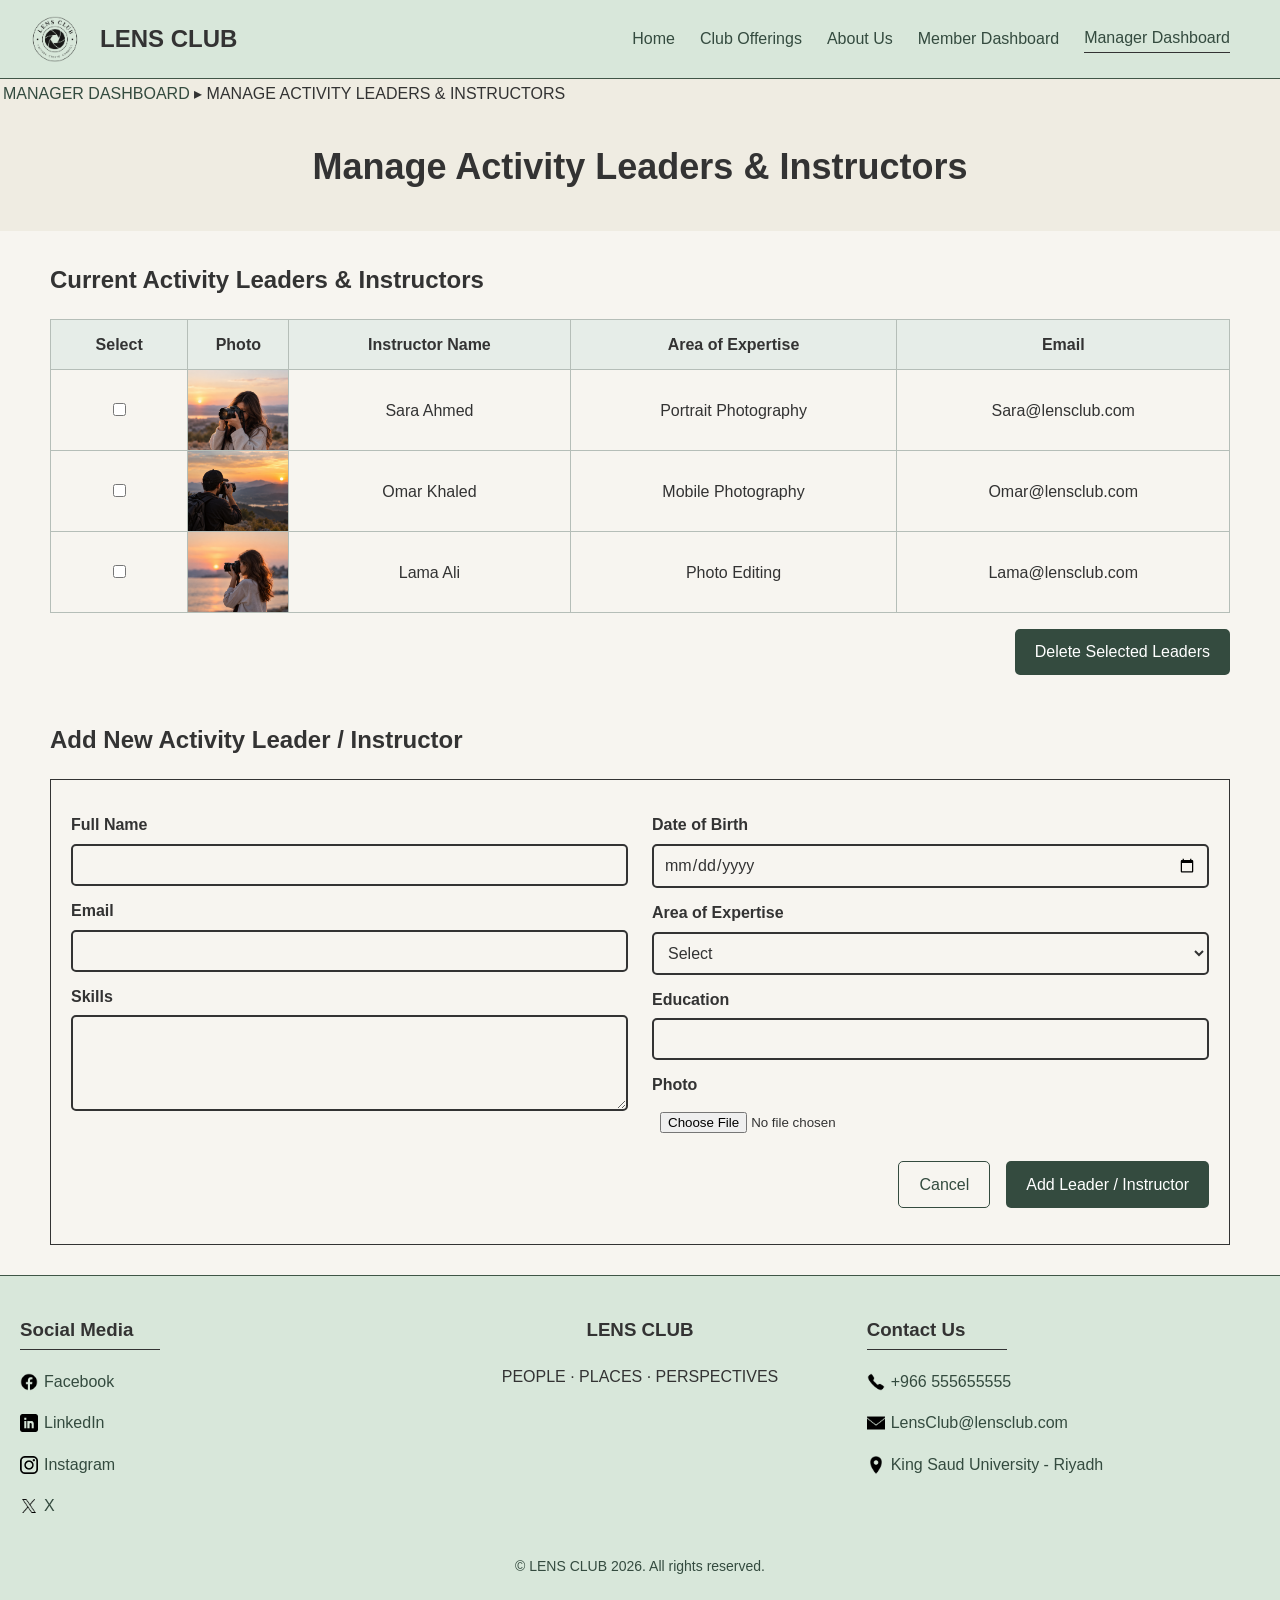
<file: manage-instructors.html>
<!DOCTYPE html>
<html lang="en">

<head>
    <meta charset="UTF-8">
    <meta name="viewport" content="width=device-width, initial-scale=1.0">
    <title>Manage Activity Leaders &amp; Instructors - Lens Club</title>
    <link rel="stylesheet" href="Lens-style.css">
    <script src="manage-instructors.js" defer></script>
</head>

<body>


    <header>
        <div class="header-content">
            <div class="header-brand">
                <img src="LensClub.png" alt="Lens Club Logo" width="100">
                <h2>LENS CLUB</h2>
            </div>

            <nav>
                <a href="index.html">Home</a>
                <a href="club-offerings.html">Club Offerings</a>
                <a href="AboutLensClub.html">About Us</a>
                <a href="member-dashboard.html">Member Dashboard</a>
                <a class="active" href="manager-dashboard.html">Manager Dashboard</a>
            </nav>

            <div class="header-actions">
                <button type="button" id="menu-button"><img src="menu.png" alt="Open menu"></button>
            </div>

        </div>
    </header>


    <main>

        <section class="shaded-heading">
            <p class="breadcrumb">
                <a href='manager-dashboard.html'>MANAGER DASHBOARD</a> ▸ MANAGE ACTIVITY LEADERS &amp; INSTRUCTORS
            </p>

            <h1>Manage Activity Leaders &amp; Instructors</h1>
        </section>


        <section class="manage-section">
            <h2>Current Activity Leaders &amp; Instructors</h2>


            <form class="delete-leaders-form">

                <table class="leaders-table">
                    <thead>
                        <tr>
                            <th scope="col">Select</th>
                            <th scope="col">Photo</th>
                            <th scope="col">Instructor Name</th>
                            <th scope="col">Area of Expertise</th>
                            <th scope="col">Email</th>
                        </tr>
                    </thead>

                    <tbody>

                        <tr>
                            <td>
                                <input type="checkbox" name="leaders" value="sara" aria-label="Select Sara Ahmed">
                            </td>
                            <td class="photo-cell">
                                <img src="Sara.png" alt="Sara Ahmed" width="80">
                            </td>
                            <td>Sara Ahmed</td>
                            <td>Portrait Photography</td>
                            <td>Sara@lensclub.com</td>
                        </tr>


                        <tr>
                            <td>
                                <input type="checkbox" name="leaders" value="omar" aria-label="Select Omar Khaled">
                            </td>
                            <td class="photo-cell">
                                <img src="Omar.png" alt="Omar Khaled" width="80">
                            </td>
                            <td>Omar Khaled</td>
                            <td>Mobile Photography</td>
                            <td>Omar@lensclub.com</td>
                        </tr>


                        <tr>
                            <td>
                                <input type="checkbox" name="leaders" value="lama" aria-label="Select Lama Ali">
                            </td>
                            <td class="photo-cell">
                                <img src="Lama.png" alt="Lama Ali" width="80">
                            </td>
                            <td>Lama Ali</td>
                            <td>Photo Editing</td>
                            <td>Lama@lensclub.com</td>
                        </tr>

                    </tbody>
                </table>

                <p>
                    <button type="submit">
                        Delete Selected Leaders
                    </button>
                </p>

            </form>
        </section>

        <section class="manage-section">
            <h2>Add New Activity Leader / Instructor</h2>


            <form class="admin-form instructor-form" novalidate>

                <div class="form-fields">

                    <div class="form-column">
                        <label for="full-name">Full Name</label>
                        <input type="text" id="full-name" name="full-name" class="form-field" required>

                        <label for="email">Email</label>
                        <input type="email" id="email" name="email" class="form-field" required>

                        <label for="skills">Skills</label>
                        <textarea id="skills" name="skills" rows="4" class="form-field" required></textarea>
                    </div>

                    <div class="form-column">
                        <label for="date-of-birth">Date of Birth</label>
                        <input type="date" id="date-of-birth" name="date-of-birth" class="form-field" required>

                        <label for="expertise">Area of Expertise</label>
                        <select id="expertise" name="expertise" class="form-field" required>
                            <option value="">Select</option>
                            <option value="portrait">Portrait Photography</option>
                            <option value="mobile">Mobile Photography</option>
                            <option value="editing">Photo Editing</option>
                        </select>

                        <label for="education">Education</label>
                        <input type="text" id="education" name="education" class="form-field" required>

                        <label for="photo">Photo</label>
                        <input type="file" id="photo" name="photo" accept="image/*" required>
                    </div>

                </div>


                <p class="form-buttons">
                    <a href="manager-dashboard.html" class="cancel-button">Cancel</a>

                    <button type="submit">
                        Add Leader / Instructor
                    </button>
                </p>

            </form>
        </section>

    </main>


    <footer>
        <div class="footer-content">
            <div class="footer-social">
                <h2>Social Media</h2>
                <p><a href='https://www.facebook.com/'><img src='facebook.png' alt=''> Facebook</a></p>
                <p><a href='https://www.linkedin.com/'><img src='linkedin.png' alt=''> LinkedIn</a></p>
                <p><a href='https://www.instagram.com/'><img src='instagram.png' alt=''> Instagram</a></p>
                <p><a href='https://x.com/'><img src='X.png' alt=''> X</a></p>
            </div>

            <div class="footer-club">
                <h2>LENS CLUB</h2>
                <p>PEOPLE · PLACES · PERSPECTIVES</p>
            </div>
        <div class="footer-contact">
            <h2>Contact Us</h2>

                <p> <img src="phone.png" alt="Phone">
                <a href="tel:+966555655555">+966 555655555</a></p>
                <p><img src="email.png" alt="Email">
                <a href="mailto:LensClub@lensclub.com">LensClub@lensclub.com</a></p>
                <p><img src="location.png" alt="Location">
                <a href="https://www.google.com/maps/search/?api=1&query=King+Saud+University+Riyadh" target="_blank">
                King Saud University - Riyadh </a></p>
            </div>

        </div>

        <p class="copyright">&copy; LENS CLUB 2026. All rights reserved.</p>
    </footer>

    <script src="theme.js"></script>

</body>

</html>
</file>
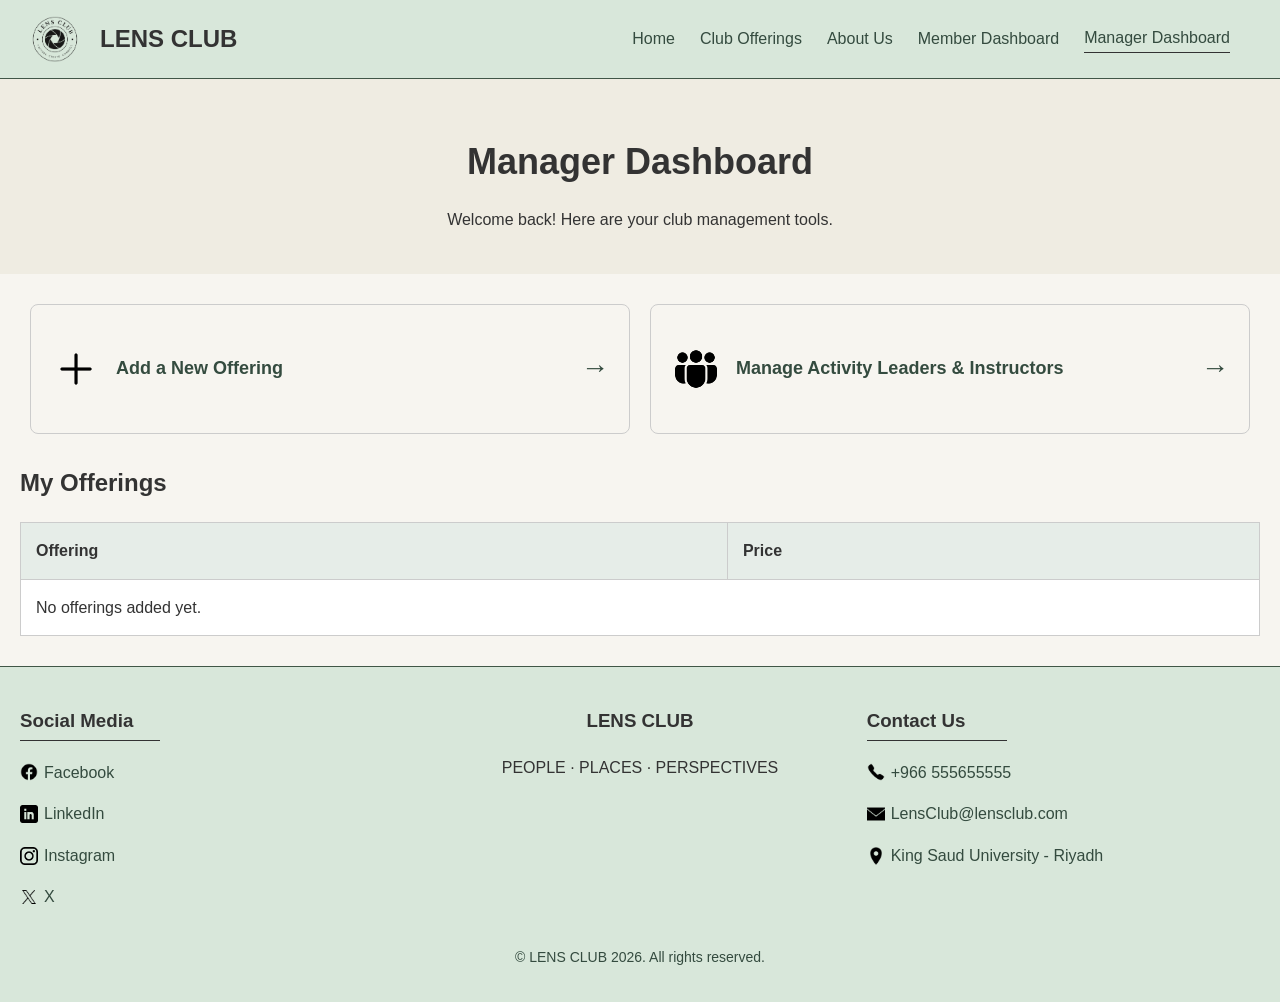
<file: manager-dashboard.html>
<!DOCTYPE html>
<html lang="en">

<head>
    <meta charset="UTF-8">
	<meta name="viewport" content="width=device-width, initial-scale=1.0">
    <title>Manager Dashboard - Lens Club</title>
    <link rel="stylesheet" href="Lens-style.css">
</head>

<body>

    <header>
        <div class="header-content">
            <div class="header-brand">
                <img src="LensClub.png" alt="Lens Club Logo" width="100">
                <h2>LENS CLUB</h2>
            </div>

            <nav>
                <a href="index.html">Home</a>
                <a href="club-offerings.html">Club Offerings</a>
                <a href="AboutLensClub.html">About Us</a>
                <a href="member-dashboard.html">Member Dashboard</a>
                <a class="active" href="manager-dashboard.html">Manager Dashboard</a>
            </nav>

             <div class="header-actions">
                <button type="button" id="menu-button"><img src="menu.png" alt="Open menu"></button>
            </div>
            
        </div>
    </header>

    <main>
        <section class="shaded-heading">
            <h1>Manager Dashboard</h1>
            <p>Welcome back! Here are your club management tools.</p>
        </section>

        <div class="manager-actions">
            <a href="add-new-offering.html">
                <img src='add.png' alt=''>
                <span>Add a New Offering</span>
                <span class="manager-action-arrow">&rarr;</span>
            </a>

            <a href="manage-instructors.html">
                <img src='manage.png' alt=''>
                <span>Manage Activity Leaders &amp; Instructors</span>
                <span class="manager-action-arrow">&rarr;</span>
            </a>
        </div>

        <section class="manager-offerings">
            <h2>My Offerings</h2>

            <table class="manager-offerings-table">
                <thead>
                    <tr>
                        <th>Offering</th>
                        <th>Price</th>
                    </tr>
                </thead>
                <tbody id="manager-offerings-body">
</tbody>
            </table>
        </section>
    </main>

    <footer>
        <div class="footer-content">
            <div class="footer-social">
                <h2>Social Media</h2>
                <p><a href='https://www.facebook.com/'><img src='facebook.png' alt=''> Facebook</a></p>
                <p><a href='https://www.linkedin.com/'><img src='linkedin.png' alt=''> LinkedIn</a></p>
                <p><a href='https://www.instagram.com/'><img src='instagram.png' alt=''> Instagram</a></p>
                <p><a href='https://x.com/'><img src='X.png' alt=''> X</a></p>
            </div>

            <div class="footer-club">
                <h2>LENS CLUB</h2>
                <p>PEOPLE · PLACES · PERSPECTIVES</p>
            </div>

             <div class="footer-contact">
            <h2>Contact Us</h2>

                <p> <img src="phone.png" alt="Phone">
                <a href="tel:+966555655555">+966 555655555</a></p>
                <p><img src="email.png" alt="Email">
                <a href="mailto:LensClub@lensclub.com">LensClub@lensclub.com</a></p>
                <p><img src="location.png" alt="Location">
                <a href="https://www.google.com/maps/search/?api=1&query=King+Saud+University+Riyadh" target="_blank">
                King Saud University - Riyadh </a></p>
            </div>

        </div>

        <p class="copyright">&copy; LENS CLUB 2026. All rights reserved.</p>
    </footer>

    <script src="theme.js"></script>
    <script>
document.addEventListener("DOMContentLoaded", function () {
    const tableBody = document.getElementById("manager-offerings-body");

    let offerings = [];

    try {
        offerings = JSON.parse(localStorage.getItem("managerOfferings")) || [];

        if (!Array.isArray(offerings)) {
            offerings = [];
        }
    } catch (error) {
        offerings = [];
    }

    tableBody.innerHTML = "";

    if (offerings.length === 0) {
        const row = document.createElement("tr");
        const cell = document.createElement("td");

        cell.colSpan = 2;
        cell.textContent = "No offerings added yet.";

        row.appendChild(cell);
        tableBody.appendChild(row);
    } else {
        offerings.forEach(function (offering) {
            const row = document.createElement("tr");
            const nameCell = document.createElement("td");
            const priceCell = document.createElement("td");

            const item = document.createElement("div");
            item.className = "manager-offering-item";

            if (offering.image) {
                const imageBox = document.createElement("div");
                imageBox.className = "manager-offering-image";

                const image = document.createElement("img");
                image.src = offering.image;
                image.alt = offering.name || "Offering image";

                imageBox.appendChild(image);
                item.appendChild(imageBox);
            }

            const name = document.createElement("span");
            name.textContent = offering.name || "Unnamed offering";

            item.appendChild(name);
            nameCell.appendChild(item);

            priceCell.textContent = offering.price + " SAR";

            row.appendChild(nameCell);
            row.appendChild(priceCell);
            tableBody.appendChild(row);
        });
    }
});
</script>
</body>

</html>
</file>
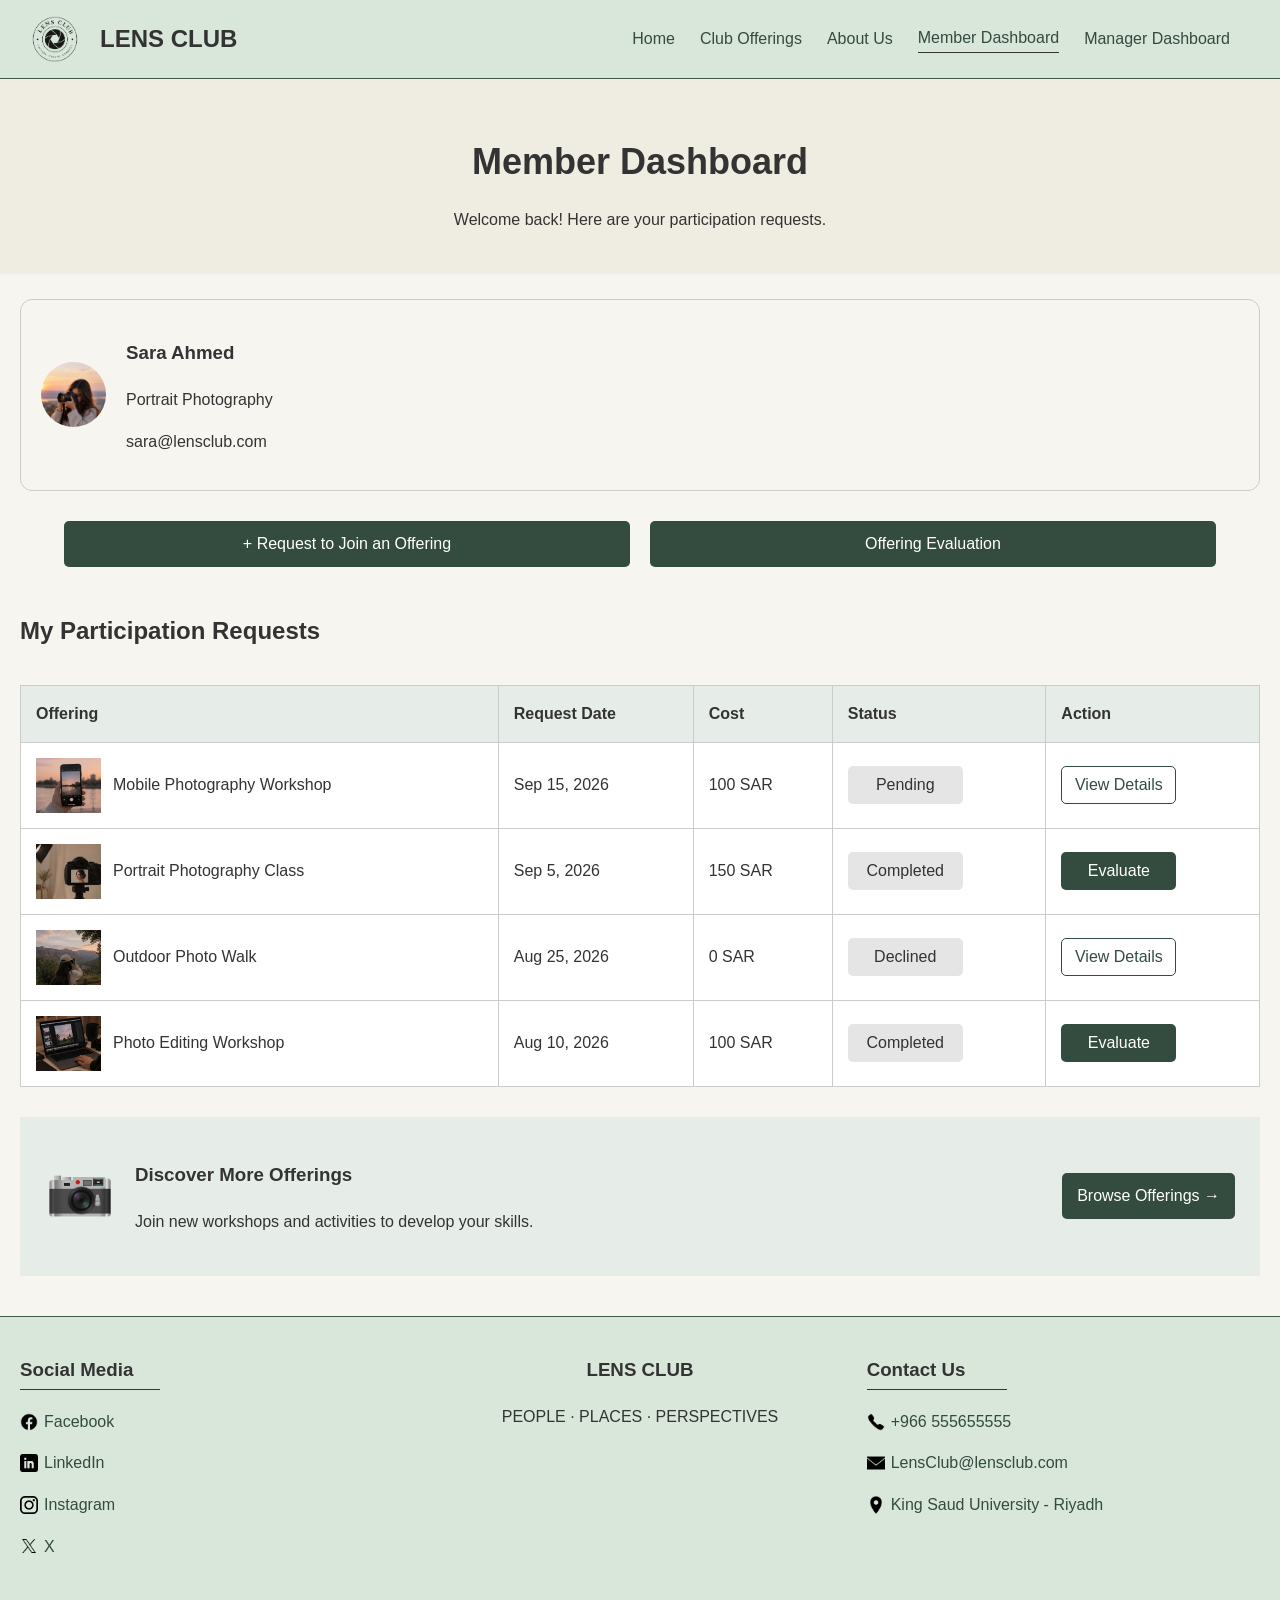
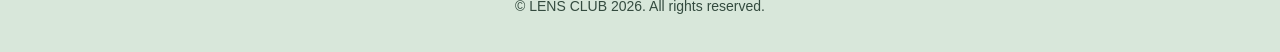
<file: member-dashboard.html>
<!DOCTYPE html>
<html lang="en">

<head>
    <meta charset="UTF-8">
    <meta name="viewport" content="width=device-width, initial-scale=1.0">
    <title>Member Dashboard - Lens Club</title>
    <link rel="stylesheet" href="Lens-style.css">
</head>

<body>

    <header>
        <div class="header-content">
            <div class="header-brand">
                <img src="LensClub.png" alt="Lens Club Logo" width="100">
                <h2>LENS CLUB</h2>
            </div>

            <nav>
                <a href="index.html">Home</a>
                <a href="club-offerings.html">Club Offerings</a>
                <a href="AboutLensClub.html">About Us</a>
                <a class="active" href="member-dashboard.html">Member Dashboard</a>
                <a href="manager-dashboard.html">Manager Dashboard</a>
            </nav>

             <div class="header-actions">
                <button type="button" id="menu-button"><img src="menu.png" alt="Open menu"></button>
            </div>
            
        </div>
    </header>

    <main>

        <section class="shaded-heading">
            <h1>Member Dashboard</h1>
            <p>Welcome back! Here are your participation requests.</p>
        </section>

        <section class="member-profile">
            <img src="Sara.png" alt="Sara Ahmed" class="member-profile-photo">
            <div>
                <h2>Sara Ahmed</h2>
                <p>Portrait Photography</p>
                <p>sara@lensclub.com</p>
            </div>
			
        </section>
		<section class="member-quick-actions">
    <a href="request-to-join.html" class="member-btn">
        + Request to Join an Offering
    </a>

    <a href="offering-evaluation.html" class="member-btn">
        Offering Evaluation
    </a>
		</section>
		
        <section class="member-requests">
            <div class="member-section-heading">
                <h2>My Participation Requests</h2>
                
            </div>

            <table class="member-table">
                <thead>
                    <tr>
                        <th>Offering</th>
                        <th>Request Date</th>
                        <th>Cost</th>
                        <th>Status</th>
                        <th>Action</th>
                    </tr>
                </thead>
                <tbody>
                    <tr>
                        <td>
                            <div class="member-offering-item">
                                <div class="member-offering-image">
                                    <img src="mobile-photography.jpg" alt="Mobile Photography Workshop">
                                </div>
                                <span>Mobile Photography Workshop</span>
                            </div>
                        </td>
                        <td>Sep 15, 2026</td>
                        <td>100 SAR</td>
                        <td><span class="member-status">Pending</span></td>
                        <td>
                            <a class="member-details-btn" href="club-offerings.html#mobile-photography">
                                View Details
                            </a>
                        </td>
                    </tr>
                    <tr>
                        <td>
                            <div class="member-offering-item">
                                <div class="member-offering-image">
                                    <img src="portrait-photography.jpg" alt="Portrait Photography Class">
                                </div>
                                <span>Portrait Photography Class</span>
                            </div>
                        </td>
                        <td>Sep 5, 2026</td>
                        <td>150 SAR</td>
                        <td><span class="member-status">Completed</span></td>
                        <td>
                            <a class="member-btn" href="offering-evaluation.html">
                                Evaluate
                            </a>
                        </td>
                    </tr>
                    <tr>
                        <td>
                            <div class="member-offering-item">
                                <div class="member-offering-image">
                                    <img src="outdoor-photo-walk.jpg" alt="Outdoor Photo Walk">
                                </div>
                                <span>Outdoor Photo Walk</span>
                            </div>
                        </td>
                        <td>Aug 25, 2026</td>
                        <td>0 SAR</td>
                        <td><span class="member-status">Declined</span></td>
                        <td>
                            <a class="member-details-btn" href="club-offerings.html#outdoor-photo-walk">
                                View Details
                            </a>
                        </td>
                    </tr>
                    <tr>
                        <td>
                            <div class="member-offering-item">
                                <div class="member-offering-image">
                                    <img src="photo-editing-workshop.jpg" alt="Photo Editing Workshop">
                                </div>
                                <span>Photo Editing Workshop</span>
                            </div>
                        </td>
                        <td>Aug 10, 2026</td>
                        <td>100 SAR</td>
                        <td><span class="member-status">Completed</span></td>
                        <td>
                            <a class="member-btn" href="offering-evaluation.html">
                                Evaluate
                            </a>
                        </td>
                    </tr>
                </tbody>
            </table>
        </section>
        <section class="member-discover">
            <div class="member-discover-content">
                <img class="member-camera-icon" src="camera.png" alt="">
                <div>
                    <h3>Discover More Offerings</h3>
                    <p>Join new workshops and activities to develop your skills.</p>
                </div>
            </div>

            <a class="member-btn" href="club-offerings.html">
                Browse Offerings &rarr;
            </a>
        </section>

    </main>

    <footer>
        <div class="footer-content">
            <div class="footer-social">
                <h2>Social Media</h2>
                <p><a href='https://www.facebook.com/'><img src='facebook.png' alt=''> Facebook</a></p>
                <p><a href='https://www.linkedin.com/'><img src='linkedin.png' alt=''> LinkedIn</a></p>
                <p><a href='https://www.instagram.com/'><img src='instagram.png' alt=''> Instagram</a></p>
                <p><a href='https://x.com/'><img src='X.png' alt=''> X</a></p>
            </div>

            <div class="footer-club">
                <h2>LENS CLUB</h2>
                <p>PEOPLE · PLACES · PERSPECTIVES</p>
            </div>

            <div class="footer-contact">
            <h2>Contact Us</h2>

                <p> <img src="phone.png" alt="Phone">
                <a href="tel:+966555655555">+966 555655555</a></p>
                <p><img src="email.png" alt="Email">
                <a href="mailto:LensClub@lensclub.com">LensClub@lensclub.com</a></p>
                <p><img src="location.png" alt="Location">
                <a href="https://www.google.com/maps/search/?api=1&query=King+Saud+University+Riyadh" target="_blank">
                King Saud University - Riyadh </a></p>
            </div>

        </div>

        <p class="copyright">&copy; LENS CLUB 2026. All rights reserved.</p>
    </footer>

    <script src="theme.js"></script>
    
</body>

</html>
</file>
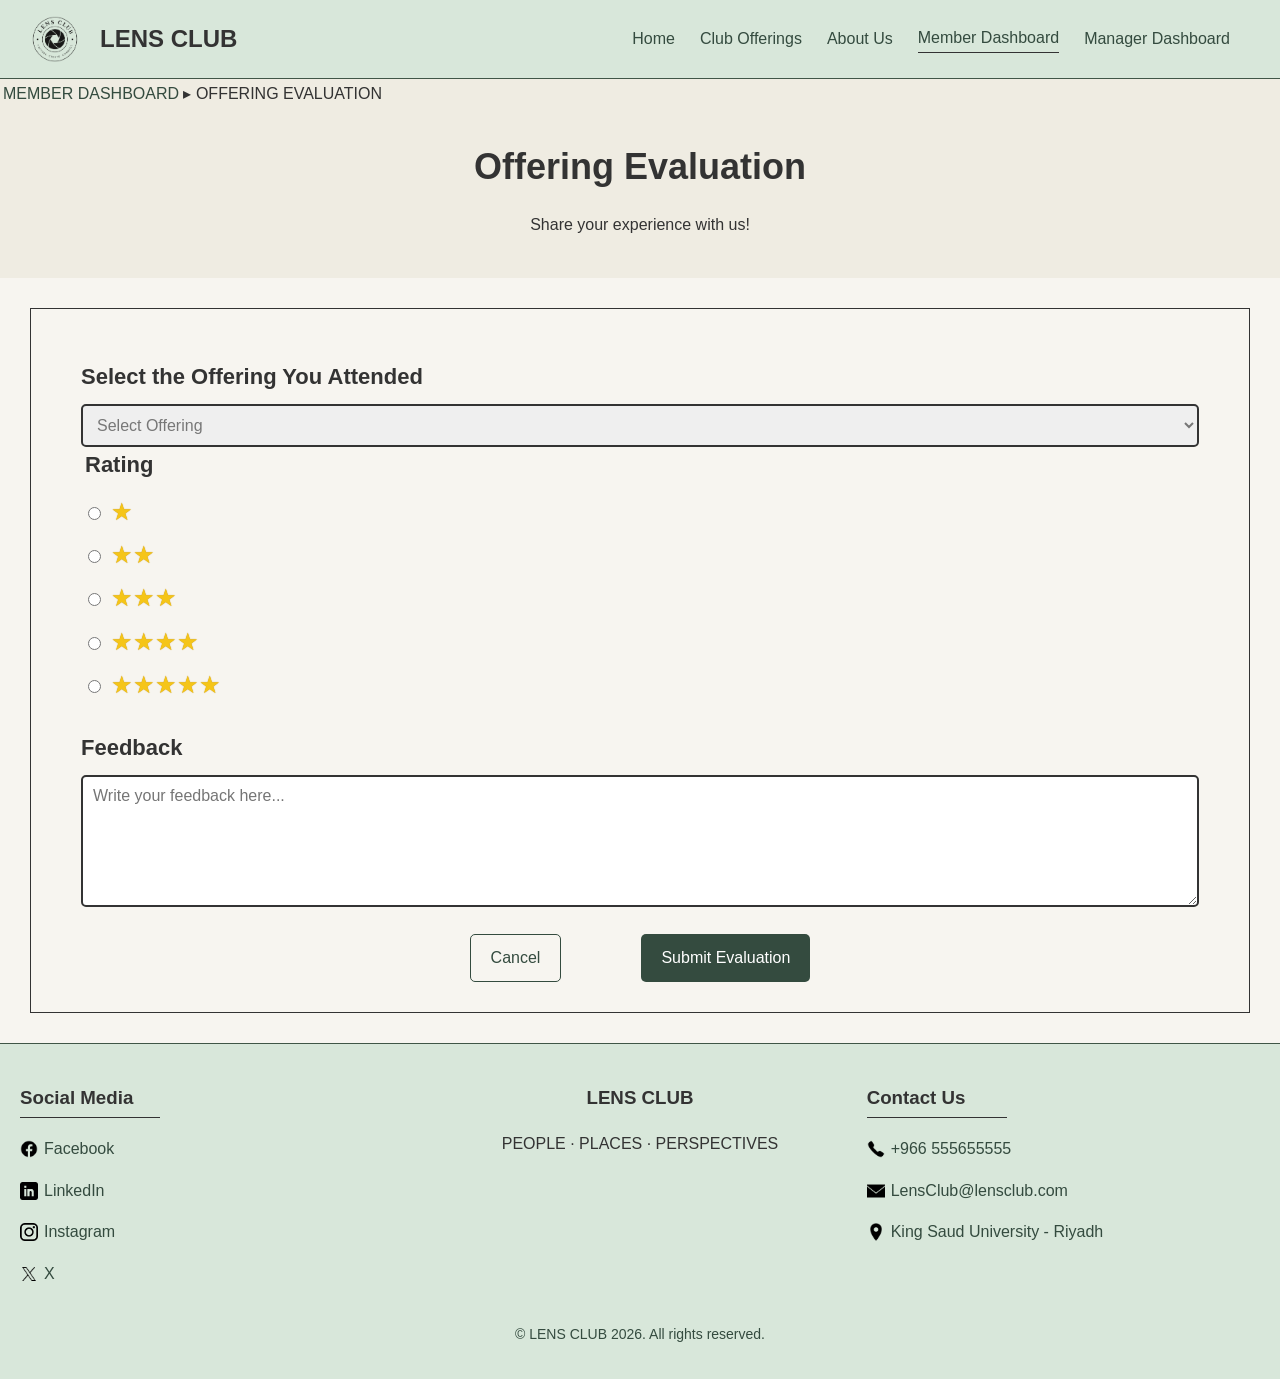
<file: offering-evaluation.html>
<!DOCTYPE html>
<html lang="en">

<head>
    <meta charset="UTF-8">
    <meta name="viewport" content="width=device-width, initial-scale=1.0">
    <title>Offering Evaluation - Lens Club</title>
    <link rel="stylesheet" href="Lens-style.css">
</head>

<body>

    <!-- Header -->
    <header>
        <div class="header-content">
            <div class="header-brand">
                <img src="LensClub.png" alt="Lens Club Logo" width="100">
                <h2>LENS CLUB</h2>
            </div>

            <nav>
                <a href="index.html">Home</a>
                <a href="club-offerings.html">Club Offerings</a>
                <a href="AboutLensClub.html">About Us</a>
                <a class="active" href="member-dashboard.html">Member Dashboard</a>
                <a href="manager-dashboard.html">Manager Dashboard</a>
            </nav>

             <div class="header-actions">
                <button type="button" id="menu-button"><img src="menu.png" alt="Open menu"></button>
            </div>
            
        </div>
    </header>

    <main>
        <!-- Page Introduction -->
        <section class="shaded-heading">
            <p class="breadcrumb">
                <a href="member-dashboard.html">MEMBER DASHBOARD</a> ▸
                OFFERING EVALUATION
            </p>
            <h1>Offering Evaluation</h1>
            <p>Share your experience with us!</p>
        </section>

        <!-- Evaluation Form -->
        <section class="evaluation-section">
            <form class="evaluation-form" action="member-dashboard.html" method="get">

                <div class="form-group">
                    <label for="offering-name">Select the Offering You Attended</label>
                    <select id="offering-name" name="offering-name" class="form-field" required>
                        <option value="">Select Offering</option>
                        <option value="mobile">Mobile Photography Workshop</option>
                        <option value="portrait">Portrait Photography Class</option>
                        <option value="outdoor">Outdoor Photo Walk</option>
                        <option value="editing">Photo Editing Workshop</option>
                    </select>
                </div>

                <fieldset class="rating-group">
                    <legend>Rating</legend>
                    <label><input type="radio" name="rating" value="1" required> &#9733;</label>
                    <label><input type="radio" name="rating" value="2"> &#9733;&#9733;</label>
                    <label><input type="radio" name="rating" value="3"> &#9733;&#9733;&#9733;</label>
                    <label><input type="radio" name="rating" value="4"> &#9733;&#9733;&#9733;&#9733;</label>
                    <label><input type="radio" name="rating" value="5"> &#9733;&#9733;&#9733;&#9733;&#9733;</label>
                </fieldset>

                
                <div class="form-group">
                    <label for="feedback">Feedback</label>
                    <textarea id="feedback" name="feedback" rows="6" class="form-field"
                        placeholder="Write your feedback here..." required></textarea>
                </div>

                <div class="form-buttons">
                    <a href="member-dashboard.html" class="cancel-button">Cancel</a>
                    <button type="submit">Submit Evaluation</button>
                </div>

            </form>
        </section>

    </main>

    <!-- Footer -->
    <footer>
        <div class="footer-content">

            <div class="footer-social">
                <h2>Social Media</h2>
                <p><a href='https://www.facebook.com/'><img src='facebook.png' alt=''> Facebook</a></p>
                <p><a href='https://www.linkedin.com/'><img src='linkedin.png' alt=''> LinkedIn</a></p>
                <p><a href='https://www.instagram.com/'><img src='instagram.png' alt=''> Instagram</a></p>
                <p><a href='https://x.com/'><img src='X.png' alt=''> X</a></p>
            </div>

            <div class="footer-club">
                <h2>LENS CLUB</h2>
                <p>PEOPLE · PLACES · PERSPECTIVES</p>
            </div>

             <div class="footer-contact">
            <h2>Contact Us</h2>

                <p> <img src="phone.png" alt="Phone">
                <a href="tel:+966555655555">+966 555655555</a></p>
                <p><img src="email.png" alt="Email">
                <a href="mailto:LensClub@lensclub.com">LensClub@lensclub.com</a></p>
                <p><img src="location.png" alt="Location">
                <a href="https://www.google.com/maps/search/?api=1&query=King+Saud+University+Riyadh" target="_blank">
                King Saud University - Riyadh </a></p>
            </div>


        </div>

        <p class="copyright">&copy; LENS CLUB 2026. All rights reserved.</p>
    </footer>

    <script src="theme.js"></script>
    <script src="evaluation.js"></script>
    

</body>

</html>
</file>
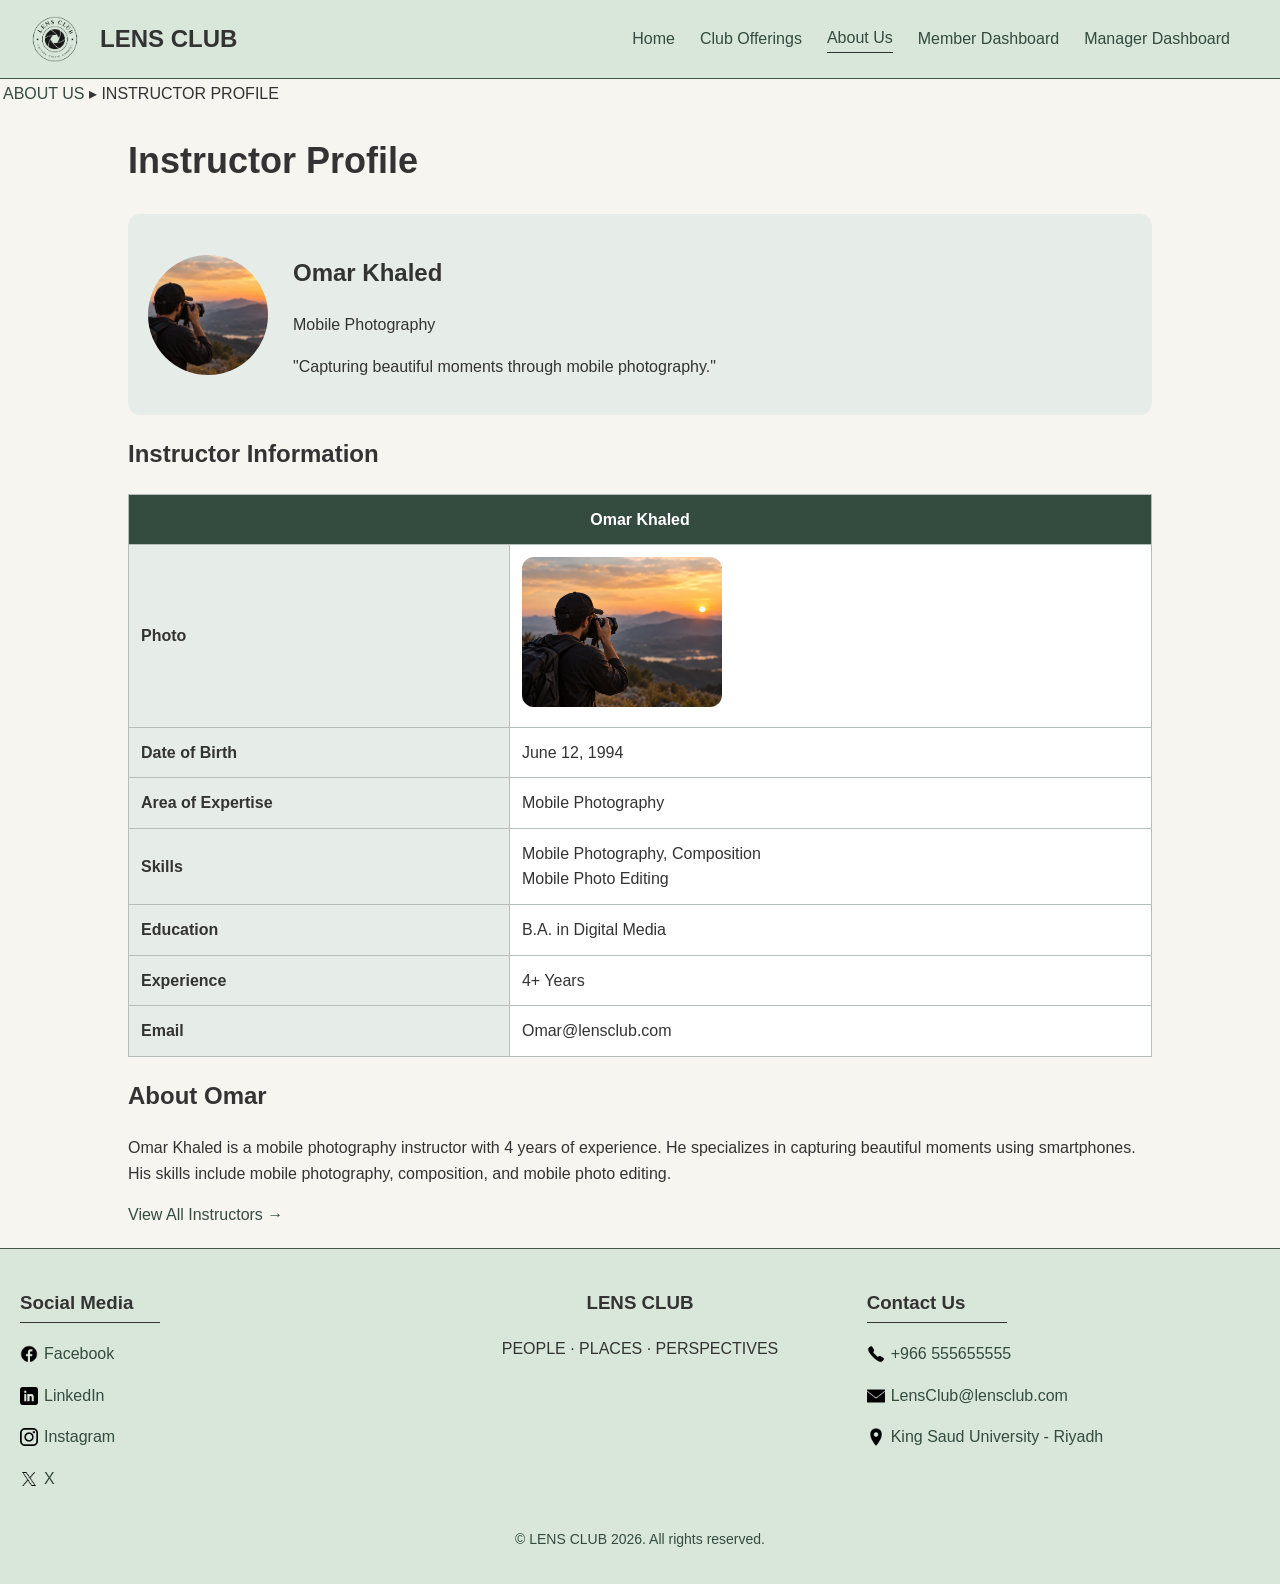
<file: OmarProfile.html>
<!DOCTYPE html>
<html lang="en">

<head>
    <meta charset="UTF-8">
	<meta name="viewport" content="width=device-width, initial-scale=1.0">
    <title>Instructor Profile - Lens Club</title>
    <link rel="stylesheet" href="Lens-style.css">
</head>

<body>

    <!-- Header and Navigation -->
    <header>
        <div class="header-content">
            <div class="header-brand">
                <img src="LensClub.png" alt="Lens Club Logo" width="100">
                <h2>LENS CLUB</h2>
            </div>

            <nav>
                <a href="index.html">Home</a>
                <a href="club-offerings.html">Club Offerings</a>
                <a class="active" href="AboutLensClub.html">About Us</a>
                <a href="member-dashboard.html">Member Dashboard</a>
                <a href="manager-dashboard.html">Manager Dashboard</a>
            </nav>

             <div class="header-actions">
                <button type="button" id="menu-button"><img src="menu.png" alt="Open menu"></button>
            </div>
            
        </div>
    </header>

    <p class="breadcrumb">
            <a href='AboutLensClub.html'>ABOUT US</a> ▸ INSTRUCTOR PROFILE
    </p>

    <div class="instructor-page">
        <!-- Instructor Profile -->
        <h1>Instructor Profile</h1>

        <div class="instructor-info">
            <img src="Omar.png" alt="Omar Khaled" width="120">

            <div class="instructor-details">
                <h2>Omar Khaled</h2>
                <p>Mobile Photography</p>
                <p>"Capturing beautiful moments through mobile photography."</p>
            </div>
        </div>

        <!-- Instructor Information Table -->
        <h2>Instructor Information</h2>

        <table class="instructor-table">
            <tr>
                <th colspan="2">Omar Khaled</th>
            </tr>
            <tr>
                <th>Photo</th>
                <td>
                    <img src="Omar.png" alt="Omar Khaled" width="120">
                </td>
            </tr>
            <tr>
                <th>Date of Birth</th>
                <td>June 12, 1994</td>
            </tr>
            <tr>
                <th>Area of Expertise</th>
                <td>Mobile Photography</td>
            </tr>
            <tr>
                <th>Skills</th>
                <td>Mobile Photography, Composition<br>Mobile Photo Editing</td>
            </tr>
            <tr>
                <th>Education</th>
                <td>B.A. in Digital Media</td>
            </tr>
            <tr>
                <th>Experience</th>
                <td>4+ Years</td>
            </tr>
            <tr>
                <th>Email</th>
                <td>Omar@lensclub.com</td>
            </tr>
        </table>

        <!-- About Omar -->
        <h2>About Omar</h2>

        <p>
            Omar Khaled is a mobile photography instructor with
            4 years of experience. He specializes in capturing
            beautiful moments using smartphones. His skills include
            mobile photography, composition, and mobile photo editing.
        </p>

        <p>
<a href="AboutLensClub.html#instructor-list">View All Instructors &rarr;</a>        </p>

    </div>

    <!-- Footer -->
    <footer>
        <div class="footer-content">
            <div class="footer-social">
                <h2>Social Media</h2>
                <p><a href='https://www.facebook.com/'><img src='facebook.png' alt=''> Facebook</a></p>
                <p><a href='https://www.linkedin.com/'><img src='linkedin.png' alt=''> LinkedIn</a></p>
                <p><a href='https://www.instagram.com/'><img src='instagram.png' alt=''> Instagram</a></p>
                <p><a href='https://x.com/'><img src='X.png' alt=''> X</a></p>
            </div>

            <div class="footer-club">
                <h2>LENS CLUB</h2>
                <p>PEOPLE · PLACES · PERSPECTIVES</p>
            </div>

            <div class="footer-contact">
            <h2>Contact Us</h2>

                <p> <img src="phone.png" alt="Phone">
                <a href="tel:+966555655555">+966 555655555</a></p>
                <p><img src="email.png" alt="Email">
                <a href="mailto:LensClub@lensclub.com">LensClub@lensclub.com</a></p>
                <p><img src="location.png" alt="Location">
                <a href="https://www.google.com/maps/search/?api=1&query=King+Saud+University+Riyadh" target="_blank">
                King Saud University - Riyadh </a></p>
            </div>

        </div>

        <p class="copyright">&copy; LENS CLUB 2026. All rights reserved.</p>
    </footer>

    <script src="theme.js"></script>
    
</body>

</html>
</file>
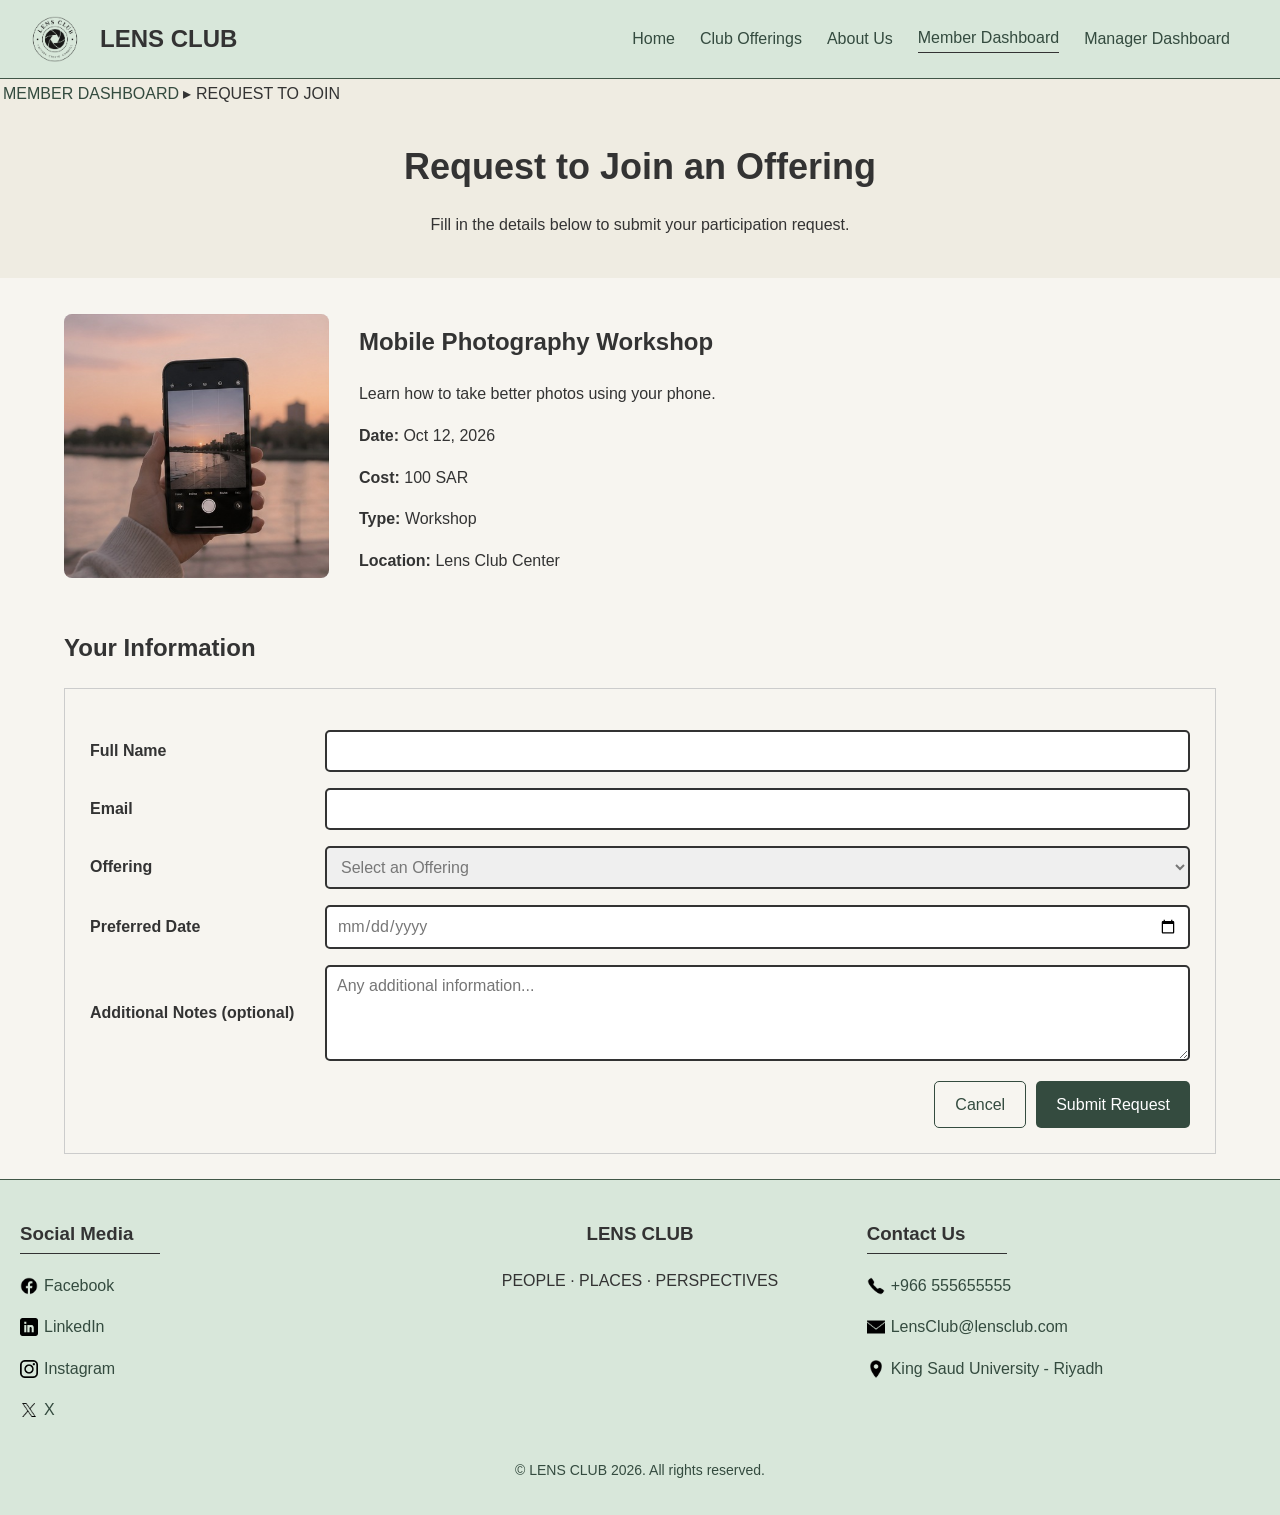
<file: request-to-join.html>
<!DOCTYPE html>
<html lang="en">

<head>
    <meta charset="UTF-8">
	<meta name="viewport" content="width=device-width, initial-scale=1.0">
    <title>Request to Join - Lens Club</title>
    <link rel="stylesheet" href="Lens-style.css">
</head>

<body>

    <header>
        <div class="header-content">
            <div class="header-brand">
                <img src="LensClub.png" alt="Lens Club Logo" width="100">
                <h2>LENS CLUB</h2>
            </div>

            <nav>
                <a href="index.html">Home</a>
                <a href="club-offerings.html">Club Offerings</a>
                <a href="AboutLensClub.html">About Us</a>
                <a class="active" href="member-dashboard.html">Member Dashboard</a>
                <a href="manager-dashboard.html">Manager Dashboard</a>
            </nav>

             <div class="header-actions">
                <button type="button" id="menu-button"><img src="menu.png" alt="Open menu"></button>
            </div>
            
        </div>
    </header>


    <main>

        <section class="shaded-heading">

            <p class="breadcrumb">
                <a href="member-dashboard.html">MEMBER DASHBOARD</a> ▸
                REQUEST TO JOIN
            </p>


            <h1>Request to Join an Offering</h1>
            <p>Fill in the details below to submit your participation request.</p>
        </section>

        <div class="request-container">

            <section class="request-offering">

                <div class="request-offering-image">
                    <img src="mobile-photography.jpg" alt="Mobile Photography Workshop">
                </div>

                <div class="request-offering-details">
                    <h2>Mobile Photography Workshop</h2>

                    <p>Learn how to take better photos using your phone.</p>

                    <p><span>Date:</span> Oct 12, 2026</p>
                    <p><span>Cost:</span> 100 SAR</p>
                    <p><span>Type:</span> Workshop</p>
                    <p><span>Location:</span> Lens Club Center</p>
                </div>

            </section>

            <h2 id='your-information'>Your Information</h2>
            <section class="request-form request-form-box">

                <form class="request-info-form" novalidate>
                    <p class="request-form-row">
                        <label for="fullname">Full Name</label>
                        <input type="text" id="fullname" name="fullname" class='form-field' required>
                    </p>

                    <p class="request-form-row">
                        <label for="email">Email</label>
                        <input type="email" id="email" name="email" class='form-field' required>
                    </p>

                    <p class="request-form-row">
                        <label for="offering">Offering</label>
                        <select id="offering" name="offering" class='form-field' required>
                            <option value="">Select an Offering</option>
                            <option value="mobile">Mobile Photography Workshop</option>
                            <option value="portrait">Portrait Photography Class</option>
                            <option value="outdoor">Outdoor Photo Walk</option>
                            <option value="editing">Photo Editing Workshop</option>
                        </select>
                    </p>

                    <p class="request-form-row">
                        <label for="date">Preferred Date</label>
                        <input type="date" id="date" name="date" class='form-field' required>
                    </p>

                    <p class="request-form-row">
                        <label for="notes">Additional Notes (optional)</label>
                        <textarea id="notes" name="notes" rows="4" class='form-field' placeholder="Any additional information..."></textarea>
                    </p>

                    <div class="request-form-actions">
                        <a href="club-offerings.html" class="cancel-button">Cancel</a>
                        <button type="submit">Submit Request</button>
                    </div>
                </form>
            </section>
        </div>
    </main>

    <footer>
        <div class="footer-content">
            <div class="footer-social">
                <h2>Social Media</h2>
                <p><a href='https://www.facebook.com/'><img src='facebook.png' alt=''> Facebook</a></p>
                <p><a href='https://www.linkedin.com/'><img src='linkedin.png' alt=''> LinkedIn</a></p>
                <p><a href='https://www.instagram.com/'><img src='instagram.png' alt=''> Instagram</a></p>
                <p><a href='https://x.com/'><img src='X.png' alt=''> X</a></p>
            </div>

            <div class="footer-club">
                <h2>LENS CLUB</h2>
                <p>PEOPLE · PLACES · PERSPECTIVES</p>
            </div>
        <div class="footer-contact">
            <h2>Contact Us</h2>

                <p> <img src="phone.png" alt="Phone">
                <a href="tel:+966555655555">+966 555655555</a></p>
                <p><img src="email.png" alt="Email">
                <a href="mailto:LensClub@lensclub.com">LensClub@lensclub.com</a></p>
                <p><img src="location.png" alt="Location">
                <a href="https://www.google.com/maps/search/?api=1&query=King+Saud+University+Riyadh" target="_blank">
                King Saud University - Riyadh </a></p>
            </div>

        </div>

        <p class="copyright">&copy; LENS CLUB 2026. All rights reserved.</p>
    </footer>

    <script src="theme.js"></script>
   <script>
document.addEventListener("DOMContentLoaded", function () {

    const form = document.querySelector(".request-info-form");
    const fullname = document.getElementById("fullname");
    const email = document.getElementById("email");
    const offering = document.getElementById("offering");
    const date = document.getElementById("date");

    const requestsList = document.createElement("div");
    requestsList.id = "new-requests";
    form.insertAdjacentElement("afterend", requestsList);

    form.addEventListener("submit", function (event) {
        event.preventDefault();

        const nameValue = fullname.value.trim();
        const emailValue = email.value.trim();
        const offeringValue = offering.value;
        const dateValue = date.value;

        if (offeringValue === "") {
            alert("Please select an offering.");
            return;
        }

        if (nameValue === "") {
            alert("Please enter your full name.");
            return;
        }

        const namePattern = /^[\p{L}]+(?:\s+[\p{L}]+)+$/u;

        if (!namePattern.test(nameValue)) {
            alert("Please enter a valid full name without numbers or special characters.");
            return;
        }

        if (emailValue === "" || !email.validity.valid) {
            alert("Please enter a valid email address.");
            return;
        }

        if (dateValue === "") {
            alert("Please select a preferred date.");
            return;
        }

        const today = new Date();
        const currentDate =
            today.getFullYear() + "-" +
            String(today.getMonth() + 1).padStart(2, "0") + "-" +
            String(today.getDate()).padStart(2, "0");

        if (dateValue <= currentDate) {
            alert("Please select a future date.");
            return;
        }

        const offeringName =
            offering.options[offering.selectedIndex].text;

        const returnToDashboard = confirm(
            "Your request has been sent successfully!\n\n" +
            "Click OK to return to Member Dashboard.\n" +
            "Click Cancel to stay on this page."
        );

        if (returnToDashboard) {
            window.location.href = "member-dashboard.html";
        } else {
            const request = document.createElement("div");
            request.style.border = "1px solid #ccc";
            request.style.padding = "15px";
            request.style.margin = "15px 0";
            request.style.borderRadius = "8px";

            const title = document.createElement("h3");
            title.textContent = "Participation Request";

            const offeringText = document.createElement("p");
            offeringText.textContent = "Offering: " + offeringName;

            const nameText = document.createElement("p");
            nameText.textContent = "Member Name: " + nameValue;

            const dateText = document.createElement("p");
            dateText.textContent = "Preferred Date: " + dateValue;

            request.appendChild(title);
            request.appendChild(offeringText);
            request.appendChild(nameText);
            request.appendChild(dateText);

            requestsList.appendChild(request);
            form.reset();
        }
    });
});
</script> 
</body>

</html>
</file>
<file: Lens-style.css>
body {
    font-family: Arial, sans-serif;
    font-size: 16px;
    line-height: 1.6;
    color: #333333;
    background-color: #F7F5F0;
    margin: 0;
}

a {
    text-decoration: none;
    color: #344B3F;
}

.copyright {
    text-align: center;
    font-size: 14px;
    color: #344B3F;
    margin-top: 20px;
}

.shaded-heading {
    /* h1 +p */
    text-align: center;
    background-color: #ebe6d892;
    padding: 25px;

}

.shaded-heading h1 {
    margin-bottom: 10px;
    font-size: 36px;
}

.form-field {
    border: 2px solid #333333;
    border-radius: 5px;
    font-family: Arial, sans-serif;
    font-size: 16px;
}

.breadcrumb {
    text-align: left;
    margin: 0;
    padding: 2px 3px;
}

.shaded-heading .breadcrumb {
    margin-top: -25px;
    margin-left: -25px;
}

/* ========================================
   1. HEADER AND NAVIGATION
   Shared by all website pages
   ======================================== */

/* Header background, spacing and bottom border */

header {
    background-color: #d8e7da;
    padding: 10px 25px;
    border-bottom: 1px solid #405647;
}

/* Remove extra margin around the club name */
.header-brand h2 {
    margin: 0;
}

/* Arrange navigation links horizontally */
nav {
    display: flex;
    gap: 25px;
    align-items: center;
}

.header-content {
    display: flex;
    justify-content: space-between;
    align-items: center;
}

.header-brand {
    display: flex;
    align-items: center;
    gap: 15px;
}

.header-brand img {
    width: 60px;
}

nav a.active {
    display: inline-block;
    border-bottom: 1px solid #333333;
    padding-bottom: 1px;
}

/* ========================================
   2. FOOTER
   Shared by all website pages
   ======================================== */

/* Footer background, spacing and top border */
footer {
    background-color: #d8e7da;
    padding: 20px;
    border-top: 1px solid #405647;
}

/* Give equal space to each footer section */
.footer-social,
.footer-club,
.footer-contact {
    flex: 1;
}

/* Center the Lens Club section */
.footer-club {
    text-align: center;
}

.footer-social a,
.footer-contact p {
    display: flex;
    align-items: center;
}

.footer-social h2,
.footer-contact h2 {
    display: block;
    border-bottom: 1px solid #333333;
    width: 140px;
    padding-bottom: 4px;
}

.footer-content {
    display: flex;
    gap: 30px;
}

.footer-social img,
.footer-contact img {
    width: 18px;
    height: 18px;
    margin-right: 6px;
}

/* ========================================
   3. INSTRUCTOR PROFILE
   Used by Sara, Omar and Lama
   ======================================== */

/* Arrange the instructor photo and information */
.instructor-page {
    width: 80%;
    margin: 20px auto;
}

.instructor-info {
    display: flex;
    align-items: center;
    gap: 25px;
    background-color: #E6EDE8;
    padding: 20px;
    border-radius: 12px;
}

/* Set instructor photo width */
.instructor-info img {

    width: 120px;
    height: 120px;
    border-radius: 50%;
    object-fit: cover;
}

.instructor-page h1 {
    font-size: 36px;
}
/* ========================================
   4. INSTRUCTOR INFORMATION TABLE
   ======================================== */

/* Table width and border layout */
table {
    width: 100%;
    border-collapse: collapse;
}

/* Cell borders, spacing and text alignment */
th,
td {
    border: 1px solid #B5BEB8;
    padding: 12px;
    text-align: left;
}

.instructor-table img {
    width: 200px;
    border-radius: 12px;
}

/* Light green background for table headings */
th {
    background-color: #E6EDE8;
}

/* Dark green for the instructor name row */
/* colspan="2" makes the name span both columns */
th[colspan="2"] {
    background-color: #344B3F;
    color: white;
    text-align: center;
}

/* White background for table information cells */
td {
    background-color: white;
}


/* ========================================
   5. CARDS
   ======================================== */

/* Display instructor cards in a horizontal row */
/* Allow horizontal scrolling when needed */
.instructors {
    display: flex;
    flex-wrap: wrap;
    justify-content: space-between;
    align-items: center;
    padding: 20px 30px;
    ;
}

.instructors-list {
    display: flex;
    gap: 20px;
    overflow-x: auto;
    padding: 10px;
    width: 100%;
}

/* Style each card */
.card {
    flex: 1;
    border: 1px solid #777;
    border-radius: 12px;
    padding: 0px;
    overflow: hidden;
    background-color: #f4f0e492;
}

/* Make images fit their cards */
.card img {
    width: 100%;
    height: auto;
    border-radius: 12px;
}

.card h2,
.card h3,
.card p {
    padding: 0 12px;
}

.card>a {
    margin: 0 12px 12px;
}

.offering-extra {
    display: none;
}

.card:hover .offering-extra {
    display: block;
}

.offering-extra a {
    display: block;
    text-align: right;
    font-size: 40px;
    color: #333333;
    line-height: 0.5;
    padding: 0 12px 12px;
}

.card-meta {
    display: flex;
    align-items: center;
    gap: 8px;
    flex-wrap: wrap;
}

.card-meta img {
    width: 20px;
    height: 20px;
    border-radius: 0;
}

.card-meta a {
    margin-left: auto;
}

.stars {
    margin: 5px 0;
}

.rating-group label,
.stars {
    color: #F5C518;
    text-shadow: 0 0 1px #B8860B;
    font-size: 24px;
}

.offerings-container,
.reviews-container {
    display: flex;
    flex-wrap: wrap;
    gap: 20px;
    align-items: flex-start;
}

.reviews-container {
    align-items: stretch;
}

.offerings-section .card {
    min-width: 40%;
}

.offerings-section .offerings-container {
    gap: 50px;
}

.offerings-controls,
.offerings-section {
    padding: 20px 60px;
}

.offerings-controls label {
    font-weight: bold;
    text-transform: uppercase;
    margin-right: 8px;
}

#sort-offerings {
    background-color: #E6EDE8;
    color: #333333;
    border: 1px solid #333333;
    border-radius: 8px;
    padding: 5px 10px;
}

.workshops-section,
.reviews-section {
    padding: 30px 60px;
    border-top: 1px solid #333333;
}

.workshops-section h2,
.reviews-section h2 {
    text-align: center;
}

#workshops-banner {
    display: block;
    width: 90%;
    margin: 0 auto 20px;
}

.home-extra-section {
    background-color: #F0E9DD;
    padding: 30px;
    text-align: center;
}

.tip {
    display: flex;
    justify-content: center;
    align-items: center;
    gap: 25px;
    text-align: left;
}

.tip img {
    width: 200px;
    border-radius: 12px;
}

.tip h3 {
    font-size: 23px;
}

.tip p {
    font-size: 20px;
}

.tip div {
    max-width: 250px;
}

/* ========================================
   6. JOIN OUR TEAM FORM
   ======================================== */

/* Arrange form fields into two columns */
.join-team {
    display: flex;
    align-items: flex-start;
    gap: 30px;
    background-color: #ebe6d892;
    padding: 30px;
}

.join-text {
    flex: 1;
}

.join-team form {
    flex: 2;
}

.form-fields {
    display: flex;
    gap: 30px;
}

/* Give both form columns equal space */
.form-column {
    flex: 1;
}

/* Place labels above their input fields */
.form-column label {
    display: block;
    margin-top: 12px;
}



/* Apply the same size and spacing to form fields */
.form-column input,
.form-column select,
.form-column textarea {
    display: block;
    width: 100%;
    padding: 8px;
    margin-top: 5px;
    box-sizing: border-box;
}


/* ========================================
   7. HERO SECTION
   ======================================== */

/* Place the introduction on the left */
/* Place the photography image on the right */
.hero {
    display: flex;
    align-items: center;
    justify-content: space-between;
    gap: 40px;
    padding: 30px 60px;
}

/* Introduction text section */
.hero-content {
    flex: 1;

}

/* Main About Lens Club heading */
.hero-content h1 {
    font-size: 56px;
    line-height: 1.2;
}

/* Photography image section */
.hero-image {
    flex: 1.5;
}

/* Control image width and keep its proportions */
.hero-image img {
    width: 100%;
    height: auto;
    border-radius: 7px;
}


/* ========================================
   8. OUR MISSION
   ======================================== */

/* Light green background for the mission section */
/* Place mission text and features side by side */
.mission {
    display: flex;
    align-items: center;
    justify-content: space-between;
    gap: 30px;
    background-color: #E6EDE8;
    padding: 30px;
}

/* Mission text takes half of the available space */
.mission-text {
    flex: 1;
}

/* Remove extra top margin from the heading */
.mission-text h2 {
    margin-top: 0;
}

/* Arrange Learn, Connect and Grow horizontally */
.mission-features {
    display: flex;
    flex: 1;
    justify-content: space-around;
    align-items: center;
}

/* Style each mission feature */
.mission-features div {
    flex: 1;
    text-align: center;
    border-left: 1px solid #B5BEB8;
    padding: 10px;
}

/* Set the size of mission icons */
.mission-features img {
    width: 40px;
    height: auto;
}

/* Adjust spacing around feature headings */
.mission-features h3 {
    margin: 5px 0;
}

/* ========================================
   9. BUTTONS
   Shared green button style
   ======================================== */

/* Style the community link, profile buttons
   and Join Our Team submit button */
.hero-content a,
.card>a,
.card-meta a,
button[type="submit"] {
    display: inline-block;
    background-color: #344B3F;
    color: white;
    padding: 10px 20px;
    border: none;
    border-radius: 5px;
    cursor: pointer;
    font-family: Arial, sans-serif;
    font-size: 16px;
    line-height: 1.6;
}

/* Add spacing above the Submit button */
.form-column button {
    margin-top: 15px;
}

/* Change button color when the mouse hovers */
.hero-content a:hover,
.card>a:hover,
.card-meta a:hover,
button[type="submit"]:hover {
    background-color: #25382F;
}

.cancel-button:hover,
.member-details-btn:hover {
    background-color: #E6EDE8;
}

/* Member Dashboard */

.member-profile {
    display: flex;
    align-items: center;
    gap: 20px;
    border: 1px solid #ccc;
    border-radius: 12px;
    padding: 20px;
    margin-bottom: 30px;
}

.member-section-heading {
    display: flex;
    justify-content: space-between;
    align-items: center;
    flex-wrap: wrap;
    gap: 12px;
    margin-bottom: 15px;
}

.member-btn {
    display: inline-block;
    background-color: #344B3F;
    color: white;
    padding: 10px 15px;
    border-radius: 5px;
    text-decoration: none;
}

.member-btn:hover {
    background-color: #25382F;
}

.member-table {
    width: 100%;
    border-collapse: collapse;
}

.member-table th,
.member-table td {
    border: 1px solid #ccc;
    padding: 15px;
    text-align: left;
}

.member-table th {
    background-color: #E6EDE8;
}

.member-discover {
    display: flex;
    justify-content: space-between;
    align-items: center;
    flex-wrap: wrap;
    gap: 15px;
    background-color: #E6EDE8;
    padding: 25px;
    margin-top: 30px;
}

.member-profile,
.member-requests,
.member-discover {
    margin-left: 20px;
    margin-right: 20px;
}

.member-profile {
    margin-top: 25px;
}

.member-discover {
    margin-bottom: 40px;
}

/*======================================
Request to Join 
=========================================== */



/* Request to Join - Offering Details */

.request-offering {
    display: flex;
    align-items: center;
    gap: 30px;
    margin: 20px 0 40px;
}

.request-offering-image {
    width: 23%;
    background-color: #E5E5E5;
    height: auto;
    flex-shrink: 0;
    overflow: hidden;
    border-radius: 8px;
}

.request-offering-image img {
    width: 100%;
    height: auto;
    object-fit: contain;
    object-position: center;
    display: block;
}

.request-offering-details span {
    font-weight: bold;
}

.request-offering-details {
    flex: 1;
    min-width: 0;
}

@media (max-width: 600px) {
    .request-offering {
        flex-direction: column;
        align-items: stretch;
    }

    .request-offering-image {
        width: 100%;
    }
}

/* Request to Join - Form Box */

.request-form-box {
    border: 1px solid #ccc;
    padding: 25px;
    max-width: 100%;
    margin: 20px auto;
    box-sizing: border-box;
}

#your-information {
    max-width: 100%;
    margin: 20px auto 0;
}

/* Request to Join - Form Rows */

.request-info-form .request-form-row {
    display: grid;
    grid-template-columns: 220px 1fr;
    align-items: center;
    gap: 15px;
    margin-bottom: 15px;
}

.request-info-form .request-form-row label {
    font-weight: bold;
}

#offering:invalid,
#offering-name:invalid,
#date:invalid {
    color: #777777;
}

.request-info-form .request-form-row input,
.request-info-form .request-form-row select,
.request-info-form .request-form-row textarea {
    width: 100%;
    box-sizing: border-box;
    padding: 10px;
}


@media (max-width: 600px) {
    .request-info-form .request-form-row {
        grid-template-columns: 1fr;
    }
}

/* Request to Join - Form Buttons */

.request-form-actions {
    display: flex;
    justify-content: flex-end;
    gap: 10px;
    margin-top: 20px;
}

.member-details-btn,
.cancel-button {
    background-color: transparent;
    color: #344B3F;
    padding: 10px 20px;
    border: 1px solid #344B3F;
    border-radius: 5px;
    cursor: pointer;
    display: inline-block;
    font-family: Arial, sans-serif;
    font-size: 16px;
    line-height: 1.6;
}

/* Request to Join - Outer Container */

.request-container {
    width: 90%;
    margin: 25px auto;
    box-sizing: border-box;
}

/* ========================================
    Manager Dashboard - Page Heading 
 =========================================== */
/* Manager Dashboard - Action Cards */

.manager-actions {
    display: flex;
	flex-wrap: wrap;
    justify-content: center;
    gap: 20px;
    margin: 30px;
}

.manager-actions a {
    display: flex;
    align-items: center;
    justify-content: center;
    flex: 1;
	min-width: 280px;
	box-sizing: border-box;
    min-height: 130px;
    padding: 20px;
    border: 1px solid #ccc;
    border-radius: 8px;
    color: #344B3F;
    text-decoration: none;
    font-size: 18px;
    font-weight: bold;
    text-align: center;
    justify-content: space-between;
    gap: 15px;
}

.manager-actions img {
    width: 50px;
    height: 50px;
    flex-shrink: 0;
}

.manager-actions a:hover {
    background-color: #E6EDE8;
}

/* Manager Dashboard - Offerings Table */

.manager-offerings {
    margin: 30px 20px;
}

.manager-offerings h2 {
    margin-bottom: 20px;
}

.manager-offerings-table {
    width: 100%;
    border-collapse: collapse;
}

.manager-offerings-table th,
.manager-offerings-table td {
    border: 1px solid #ccc;
    padding: 15px;
    text-align: left;
}

.manager-offerings-table th {
    background-color: #E6EDE8;
}

/* Manager Dashboard - Action Icons and Arrows */

.manager-action-arrow {
    font-size: 28px;
    font-weight: bold;
    margin-left: auto;
}

/* Manager Dashboard - Offering Image Placeholder */

.manager-offering-item {
    display: flex;
    align-items: center;
    gap: 12px;
}

.manager-offering-image {
    width: 65px;
    height: 55px;
    background-color: #E5E5E5;
    border: 1px solid #999;
    flex-shrink: 0;
}

.manager-offering-item span {
    font-weight: bold;
}

/* Manager Dashboard - Offering Images */

.manager-offering-image img {
    width: 100%;
    height: 100%;
    object-fit: cover;
    display: block;
}

/* Member Dashboard - Offering Images */

.member-offering-item {
    display: flex;
    align-items: center;
    gap: 12px;
}

.member-offering-image {
    width: 65px;
    height: 55px;
    flex-shrink: 0;
    overflow: hidden;
}

.member-offering-image img {
    width: 100%;
    height: 100%;
    object-fit: cover;
    display: block;
}

/* Member Dashboard - Status */

.member-status {
    display: inline-block;
    background-color: #E5E5E5;
    padding: 8px 18px;
    border-radius: 5px;
    min-width: 75px;
    text-align: center;
}

/* Member Dashboard - Equal Sizes */

.member-status,
.member-details-btn,
.member-table .member-btn {
    display: inline-flex;
    align-items: center;
    justify-content: center;
    width: 115px;
    height: 38px;
    padding: 0;
    box-sizing: border-box;
    text-align: center;
}

.member-discover-content {
    display: flex;
    align-items: center;
    gap: 20px;
}

.member-camera-icon {
    width: 70px;
    height: 70px;
}

/* Member Dashboard - Sara Profile Photo */

.member-profile-photo {
    width: 65px;
    height: 65px;
    border-radius: 50%;
    object-fit: cover;
    flex-shrink: 0;
}

/* Add a New Offering Page */

/* Form Container */

.admin-panel {
    margin: 30px;
    padding: 40px;
    background-color: transparent;
    border: 1px solid #333333;
    box-sizing: border-box;
}

/* Form Fields */

.admin-field {
    margin-bottom: 30px;
}

.admin-field label {
    display: block;
    font-weight: bold;
    margin-bottom: 12px;
}

.admin-field input[type="text"],
.admin-field input[type="number"],
.admin-field textarea {
    display: block;
    width: 100%;
    max-width: 450px;
    padding: 12px;
    box-sizing: border-box;
}

/* Offering Image */

.offering-upload-row {
    display: flex;
    align-items: center;
    gap: 30px;
    flex-wrap: wrap;
}

/* Buttons */

.admin-form-actions {
    display: flex;
    justify-content: flex-end;
    gap: 20px;
    margin-top: 35px;
}

.admin-form-actions button {
    padding: 12px 25px;
    border-radius: 5px;
    cursor: pointer;
}

/* Offering Evaluation */

.evaluation-form {
    border: 1px solid #333333;
    padding: 30px 50px;
    margin: 30px;
}

.form-group label,
.rating-group legend {
    display: block;
    font-weight: bold;
    font-size: 22px;
    margin: 20px 0 10px;
}

.rating-group {
    border: none;
    padding: 0;
}

.rating-group label {
    display: block;
    margin-bottom: 5px;
}

.form-buttons {
    display: flex;
    justify-content: center;
    gap: 80px;
    margin-top: 20px;
}

.evaluation-form select,
.evaluation-form textarea {
    width: 100%;
    padding: 10px;
    box-sizing: border-box;
    font-family: Arial, sans-serif;
    font-size: 16px;
}

/* Manage Activity Leaders & Instructors */

.manage-section {
    margin: 30px 60px;
}

.instructor-form {
    border: 1px solid #333333;
    padding: 20px;
}

.leaders-table th,
.leaders-table td {
    text-align: center;
}

.instructor-form label {
    font-weight: bold;
}

.delete-leaders-form p {
    text-align: right;
}

.photo-cell {
    padding: 0;
    width: 100px;
}

.photo-cell img {
    width: 100%;
    display: block;
}

/* Headings changed from h3 to h2 for valid heading order.
   Keep them the same size as before. */
footer h2,
.card h2,
.member-profile h2 {
    font-size: 18.72px;
    margin-top: 1em;
    margin-bottom: 1em;
}


/* ========================================
   LARA - PHASE 3 RESPONSIVE CSS
   Add a New Offering + Manage Instructors
   Add at the END of Lens-style.css
   ======================================== */

/* Add a New Offering: centered, flexible form */
.admin-panel {
    width: calc(100% - 60px);
    max-width: 1100px;
    margin: 30px auto;
    border-color: currentColor;
}

.admin-field input[type="text"],
.admin-field input[type="number"],
.admin-field textarea {
    max-width: 100%;
    background-color: transparent;
    color: inherit;
    border-color: currentColor;
}

.offering-upload-row input[type="file"] {
    display: block;
    max-width: 100%;
}

.admin-form-actions {
    flex-wrap: wrap;
    align-items: center;
}

.admin-form-actions .cancel-button {
    text-align: center;
}

/* Manage Instructors: form, photos, and scrollable table */
.manage-section {
    width: calc(100% - 80px);
    max-width: 1180px;
    margin: 30px auto;
    box-sizing: border-box;
}

.member-requests {
    overflow-x: auto;
}

.delete-leaders-form {
    max-width: 100%;
    overflow-x: auto;
}

.leaders-table {
    min-width: 650px;
}

.leaders-table td {
    background-color: transparent;
}

.leaders-table th {
    color: #333333;
}

.photo-cell {
    width: 100px;
    min-width: 80px;
}

.photo-cell img {
    height: 80px;
    object-fit: cover;
}

.instructor-form {
    max-width: 100%;
    box-sizing: border-box;
    border-color: currentColor;
}

.instructor-form .form-fields {
    display: flex;
    flex-wrap: wrap;
    gap: 24px;
}

.instructor-form .form-column {
    flex: 1 1 280px;
    min-width: 0;
}

.instructor-form .form-column .form-field {
    display: block;
    width: 100%;
    max-width: 100%;
    box-sizing: border-box;
    padding: 10px;
    margin-top: 6px;
    background-color: transparent;
    color: inherit;
    border-color: currentColor;
}

.instructor-form input[type="file"] {
    display: block;
    max-width: 100%;
    margin-top: 6px;
}

.instructor-form .form-buttons {
    justify-content: flex-end;
    flex-wrap: wrap;
    gap: 16px;
}

/* Small screens: stack fields and buttons instead of shrinking */
@media (max-width: 700px) {
    .admin-panel {
        width: calc(100% - 24px);
        margin: 16px auto;
        padding: 18px;
    }

    .manage-section {
        width: calc(100% - 24px);
        margin: 20px auto;
    }

    .manage-section h2 {
        font-size: 22px;
    }

    .instructor-form {
        padding: 16px;
    }

    .instructor-form .form-fields {
        flex-direction: column;
        gap: 0;
    }

    .instructor-form .form-column {
        width: 100%;
        flex: 0 1 auto;
    }

    .admin-form-actions,
    .instructor-form .form-buttons {
        flex-direction: column;
        align-items: stretch;
        gap: 10px;
    }

    .admin-form-actions > *,
    .instructor-form .form-buttons > * {
        width: 100%;
        box-sizing: border-box;
        text-align: center;
    }
}

/* ========================================
    dark theme
   ======================================== */

/* Dark background and light text */
body.dark {
    background-color: #3A3A38;
    color: #F5F0E8;
}

/* Header and footer */
body.dark header,
body.dark footer {
    background-color: #2F5240;
}

body.dark header {
    border-bottom-color: #7BA08B;
}

body.dark footer {
    border-top-color: #7BA08B;
}

/* Navigation, footer and breadcrumb links */
body.dark nav a,
body.dark footer a,
body.dark .copyright {
    color: #d8e7da;
}

body.dark .breadcrumb a {
    color: #F5F0E8;
}

body.dark nav a.active,
body.dark .footer-social h2,
body.dark .footer-contact h2 {
    border-bottom-color: #F5F0E8;
}

body.dark .shaded-heading {
    background-color: #3D6250;
}

body.dark .form-field {
    border-color: #F5F0E8;
}

/* Links inside the page */
body.dark main a,
body.dark .instructor-page a {
    color: #d8e7da;
}

/* Green buttons keep white text */
body.dark .hero-content a,
body.dark .card>a,
body.dark .card-meta a,
body.dark .member-btn,
body.dark button[type="submit"] {
    color: #25382F;
}

body.dark .hero-content a,
body.dark .card>a,
body.dark .card-meta a,
body.dark .member-btn,
body.dark button[type="submit"] {
    background-color: #d8e7da;
}

body.dark .hero-content a:hover,
body.dark .card>a:hover,
body.dark .card-meta a:hover,
body.dark .member-btn:hover,
body.dark button[type="submit"]:hover {
    background-color: #C3D8C6;
}

/* Tables */
body.dark th {
    background-color: #3D6250;
    color: #F5F0E8;
}

body.dark th[colspan="2"] {
    background-color: #2F5240;
    color: white;
}

body.dark td {
    background-color: #424240;
}

body.dark th,
body.dark td,
body.dark .member-table th,
body.dark .member-table td,
body.dark .manager-offerings-table th,
body.dark .manager-offerings-table td {
    border-color: #6E6E69;
}

/* Form inputs */
body.dark input[type="text"],
body.dark input[type="email"],
body.dark input[type="number"],
body.dark input[type="date"],
body.dark input[type="tel"],
body.dark select,
body.dark textarea {
    background-color: #4A4A47;
    color: #F5F0E8;
}

/* Home and Club Offerings */
body.dark .card {
    background-color: #474745;
    border-color: #6E6E69;
}

body.dark .offering-extra a {
    color: #F5F0E8;
}

body.dark #sort-offerings {
    background-color: #4A4A47;
    color: #F5F0E8;
    border-color: #F5F0E8;
}

body.dark .workshops-section,
body.dark .reviews-section {
    border-top-color: #6E6E69;
}

body.dark .home-extra-section {
    background-color: #464644;
}

/* About Us and Instructor Profiles */
body.dark .mission,
body.dark .instructor-info,
body.dark .join-team {
    background-color: #3D6250;
}

body.dark .mission-features div {
    border-left-color: #6E6E69;
}

/* Offering Evaluation */
body.dark .evaluation-form {
    border-color: #F5F0E8;
}

/* Member Dashboard and Request to Join */
body.dark .member-profile,
body.dark .request-form-box {
    border-color: #6E6E69;
}

body.dark .member-discover {
    background-color: #3D6250;
}

body.dark .member-status {
    background-color: #545451;
}

body.dark .member-details-btn,
body.dark .cancel-button {
    color: #d8e7da;
    border-color: #d8e7da;
}

body.dark .member-details-btn:hover,
body.dark .cancel-button:hover {
    background-color: #545451;
}

/* Manager Dashboard */
body.dark .manager-actions a {
    color: #d8e7da;
    border-color: #6E6E69;
}

body.dark .manager-actions a:hover {
    background-color: #545451;
}

body.dark .manager-offering-image {
    background-color: #545451;
    border-color: #6E6E69;
}

/* Manage Instructors */
body.dark .leaders-table th {
    color: #F5F0E8;
}

#theme-button {
    background-color: transparent;
    border: none;
    padding: 0;
    cursor: pointer;
}

#theme-button img {
    width: 48px;
    height: 48px;
    display: block;
}

body.dark #offering:invalid,
body.dark #offering-name:invalid,
body.dark #date:invalid {
    color: #B9B9B4;
}

/* ========================================
    Phone screen navigation menu
   ======================================== */


nav {
    margin-left: auto;
}

.header-actions {
    display: flex;
    align-items: center;
    gap: 20px;
    margin-left: 25px;
}

#menu-button {
    display: none;
    background-color: transparent;
    border: none;
    padding: 0;
    cursor: pointer;
}

#menu-button img {
    width: 26px;
    height: 26px;
    display: block;
}

@media (max-width: 768px) {
    header {
        padding: 10px 20px;
    }

    .header-content {
        flex-wrap: wrap;
    }

    .header-brand {
        gap: 10px;
    }

    .header-brand img {
        width: 40px;
    }

    .header-brand h2 {
        font-size: 18px;
    }

    #theme-button img {
        width: 26px;
        height: 26px;
    }

    #menu-button {
        display: block;
    }

    nav {
        display: none;
        order: 3;
        width: 100%;
        flex-direction: column;
        gap: 0;
        align-items: stretch;
        margin: 10px 0 0;
    }

    nav a {
        padding: 12px 4px;
        border-top: 1px solid #405647;
    }

    nav a.active {
        border-bottom: none;
        font-weight: bold;
        padding-bottom: 12px;
    }
}

body.dark nav a {
    border-top-color: #7BA08B;
}

/* Member Dashboard - Quick Actions */
.member-quick-actions {
    display: flex;
    flex-wrap: wrap;
    gap: 20px;
    margin: 25px 5%;
}

.member-quick-actions .member-btn {
    flex: 1 1 250px;
    min-width: 0;
    box-sizing: border-box;
    text-align: center;
}

@media (max-width: 600px) {
    .member-quick-actions {
        flex-direction: column;
    }

    .member-quick-actions .member-btn {
        flex: none;
        width: 100%;
    }
}
/* About Us - Responsive Design */

@media (max-width: 768px) {

    .hero {
        flex-direction: column;
        padding: 20px;
        gap: 20px;
    }

    .hero-content h1 {
        font-size: 36px;
    }

    .hero-image {
        width: 100%;
    }

    .mission {
        flex-direction: column;
        padding: 20px;
    }

    .mission-features {
        width: 100%;
    }

    .instructors-list {
        flex-direction: column;
        overflow-x: visible;
    }

    .instructors-list .card {
        width: 100%;
        box-sizing: border-box;
        flex: none;
    }

    .join-team {
        flex-direction: column;
        padding: 20px;
    }

    .join-team form {
        width: 100%;
    }

    .join-team .form-fields {
        flex-direction: column;
        gap: 10px;
    }
}
/* Instructor Profiles - Responsive Design */

@media (max-width: 768px) {

    .instructor-page {
        width: 95%;
    }

    .instructor-info {
        flex-direction: column;
        text-align: center;
    }

    .instructor-table {
        display: block;
        overflow-x: auto;
    }

    .instructor-table img {
        max-width: 100%;
        height: auto;
    }
}

/* Footer - Responsive Design */

@media (max-width: 768px) {

    .footer-content {
        flex-direction: column;
        gap: 15px;
    }

    .footer-social,
    .footer-club,
    .footer-contact {
        width: 100%;
    }

    .footer-club {
        text-align: left;
    }

    .footer-contact p {
        flex-wrap: wrap;
    }
}
/* Back to Top Button */
#backToTop {
    position: fixed;
    bottom: 20px;
    right: 20px;
    background-color: #405647;
    color: white;
    border: none;
    padding: 12px 16px;
    border-radius: 50%;
    font-size: 20px;
    cursor: pointer;
    display: none;
    z-index: 1000;
}

#backToTop:hover {
    background-color: #344B3F;
}

/* Home Page - Responsive Workshop Cards */
@media (max-width: 768px) {
    .workshops-section .offerings-container {
        display: flex;
        flex-wrap: wrap;
        gap: 20px;
    }

    .workshops-section .offerings-container .card {
        flex: 1 1 250px;
        min-width: 0;
    }
}

/* Club Offerings - Responsive Mobile Layout */
@media (max-width: 600px) {
    .offerings-section .offerings-container {
        flex-direction: column;
        align-items: stretch;
        gap: 20px;
    }

    .offerings-section .card {
        width: 100%;
        min-width: 0;
        box-sizing: border-box;
        flex: none;
    }
}

body.dark #backToTop {
    background-color: #d8e7da;
    color: #25382F;
}

body.dark #backToTop:hover {
    background-color: #C3D8C6;
}

@media (max-width: 768px) {
    .reviews-container .card {
        flex: 1 1 100%;
    }
}

/* Photography Tip Button */

#next-tip {
    background-color: #344B3F;
    color: white;
    border: none;
    padding: 10px 20px;
    border-radius: 5px;
    cursor: pointer;
    font-size: 16px;
}

#next-tip:hover {
    background-color: #25382F;
}

/* Dark Theme */

body.dark #next-tip {
    background-color: #d8e7da;
    color: #25382F;
}

body.dark #next-tip:hover {
    background-color: #C3D8C6;
}

/* Responsive Design */

@media (max-width: 600px) {
    .tip {
        flex-direction: column;
        text-align: center;
    }

    .tip img {
        max-width: 100%;
    }

    .tip div {
        max-width: 100%;
    }
}

/* Manager Dashboard - Mobile Responsive */

@media (max-width: 600px) {

    .manager-actions {
        flex-direction: column;
        margin: 16px 12px;
        gap: 12px;
    }

    .manager-actions a {
        flex: none;
        width: 100%;
        min-width: 0;
        box-sizing: border-box;
        padding: 16px;
        font-size: 16px;
        overflow-wrap: anywhere;
    }

    .manager-actions img {
        width: 40px;
        height: 40px;
    }

    .manager-offerings {
        margin: 20px 12px;
    }

    .manager-offerings-table th,
    .manager-offerings-table td {
        padding: 10px;
    }
}
</file>
